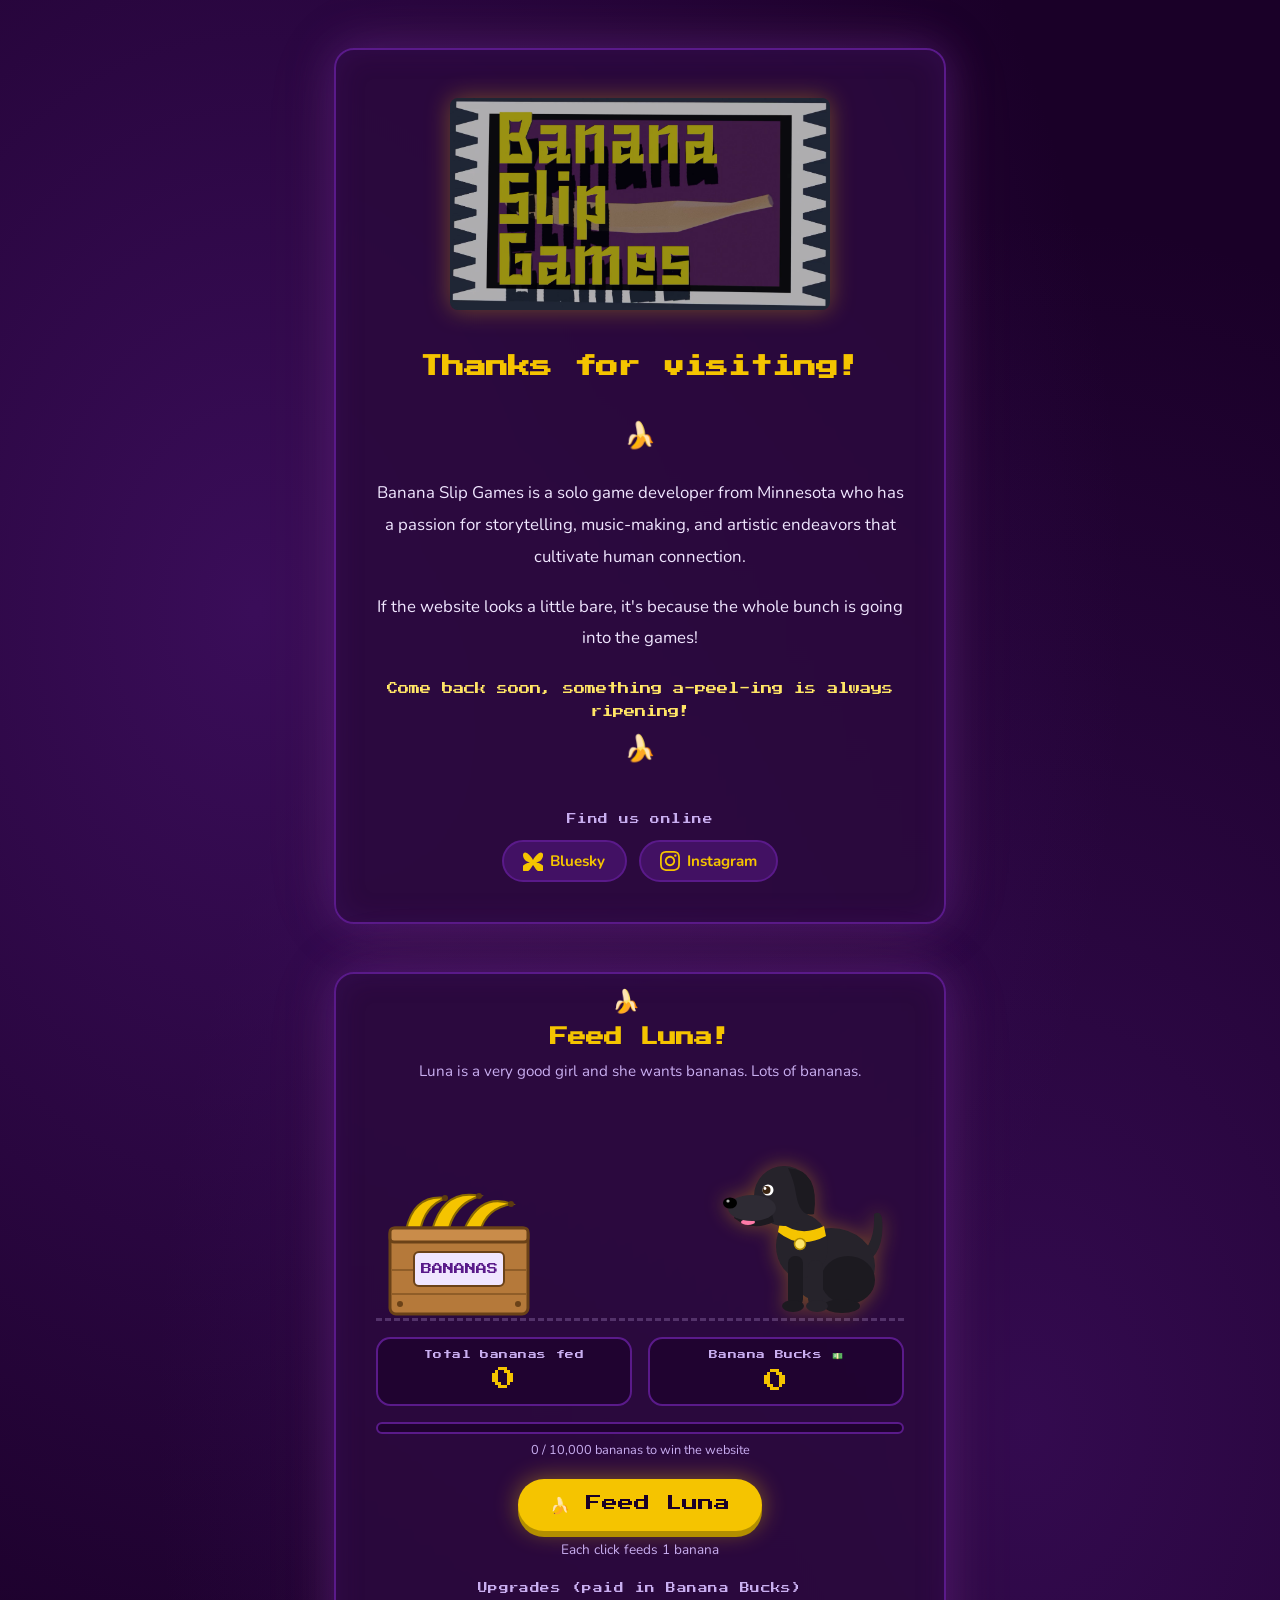
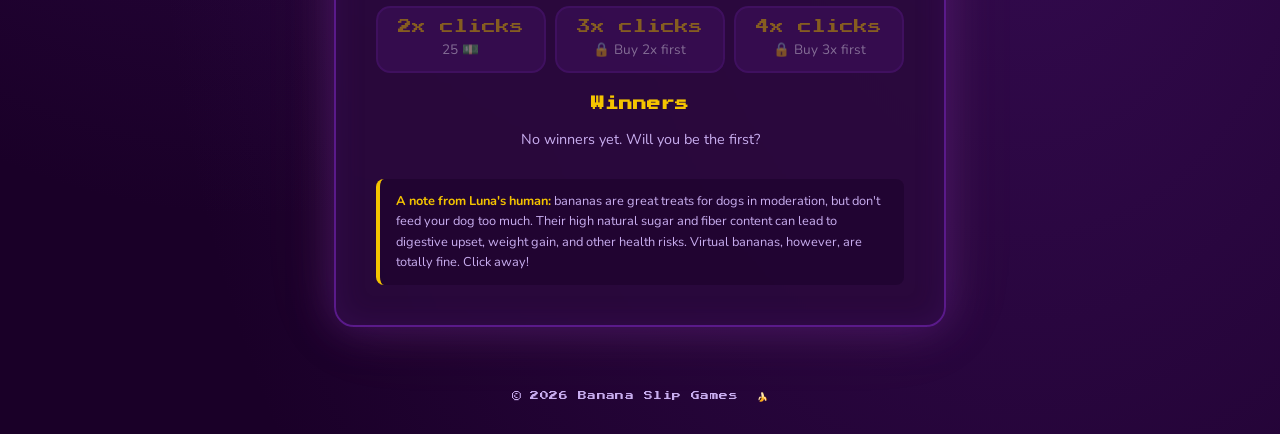
<file: index.html>
<!DOCTYPE html>
<html lang="en">
<head>
  <meta charset="UTF-8" />
  <meta name="viewport" content="width=device-width, initial-scale=1.0" />
  <meta name="description" content="Banana Slip Games — a one-banana indie game studio. Solo developer from Minnesota." />

  <title>Banana Slip Games</title>

  <!-- Fonts -->
  <link rel="preconnect" href="https://fonts.googleapis.com" />
  <link rel="preconnect" href="https://fonts.gstatic.com" crossorigin />
  <link href="https://fonts.googleapis.com/css2?family=Press+Start+2P&family=Nunito:wght@400;700&display=swap" rel="stylesheet" />

  <!-- Styles -->
  <link rel="stylesheet" href="style.css" />
  <link rel="stylesheet" href="luna.css" />
</head>
<body>

  <!-- Banana Rain Background -->
  <div id="banana-rain" aria-hidden="true"></div>

  <!-- TODO: nav bar goes here when pages are added -->

  <!-- Main Card -->
  <main>
    <div class="card">

      <!-- Logo -->
      <div class="logo-wrap">
        <a href="#">
          <img
            src="pictures/bananaslipgames.PNG"
            alt="Banana Slip Games logo"
          />
        </a>
      </div>

      <!-- Heading -->
      <h1>Thanks for visiting!</h1>

      <!-- Spinning banana divider -->
      <span class="divider" aria-hidden="true">🍌</span>

      <!-- Message -->
      <div class="message">
        <p>
          Banana Slip Games is a solo game developer from Minnesota who has
          a passion for storytelling, music-making, and artistic endeavors
          that cultivate human connection.
        </p>
        <p>
          If the website looks a little bare, it's because the whole bunch
          is going into the games!
        </p>
        <span class="comeback">Come back soon, something a-peel-ing is always ripening!</span>
      </div>

      <!-- Social divider -->
      <span class="divider" aria-hidden="true">🍌</span>

      <!-- Social Links -->
      <section class="socials">
        <p class="socials-label">Find us online</p>
        <div class="socials-links">
          <a href="https://bsky.app/profile/bananaslipgames.bsky.social" target="_blank" rel="noopener" class="social-btn">
            <svg width="20" height="20" viewBox="0 0 360 320" xmlns="http://www.w3.org/2000/svg" aria-hidden="true" fill="currentColor">
              <path d="M180 142c-16.3-31.7-60.7-90.8-102-120C37.7-10.7 0 5.7 0 55.3 0 88.7 17.8 120.3 37 140.7c22.7 24 47.3 36.3 86.7 45.3-14 2.7-65.3 14-102 39.3-44 29.3-49.3 80-18.7 108 28 25.3 76.7 22.7 108-7.3 20-19.3 37.3-47.3 70-95.3 32.7 48 50 76 70 95.3 31.3 30 80 32.7 108 7.3 30.7-28 25.3-78.7-18.7-108-36.7-25.3-88-36.7-102-39.3 39.3-9 64-21.3 86.7-45.3 19.3-20.3 37-52 37-85.3C360 5.7 322.3-10.7 282 22c-41.3 29.3-85.7 88.3-102 120z"/>
            </svg>
            Bluesky
          </a>
          <a href="https://www.instagram.com/bananaslipgames/" target="_blank" rel="noopener" class="social-btn">
            <svg width="20" height="20" viewBox="0 0 24 24" xmlns="http://www.w3.org/2000/svg" aria-hidden="true" fill="currentColor">
              <path d="M12 2.163c3.204 0 3.584.012 4.85.07 3.252.148 4.771 1.691 4.919 4.919.058 1.265.069 1.645.069 4.849 0 3.205-.012 3.584-.069 4.849-.149 3.225-1.664 4.771-4.919 4.919-1.266.058-1.644.07-4.85.07-3.204 0-3.584-.012-4.849-.07-3.26-.149-4.771-1.699-4.919-4.92-.058-1.265-.07-1.644-.07-4.849 0-3.204.013-3.583.07-4.849.149-3.227 1.664-4.771 4.919-4.919 1.266-.057 1.645-.069 4.849-.069zm0-2.163c-3.259 0-3.667.014-4.947.072-4.358.2-6.78 2.618-6.98 6.98-.059 1.281-.073 1.689-.073 4.948 0 3.259.014 3.668.072 4.948.2 4.358 2.618 6.78 6.98 6.98 1.281.058 1.689.072 4.948.072 3.259 0 3.668-.014 4.948-.072 4.354-.2 6.782-2.618 6.979-6.98.059-1.28.073-1.689.073-4.948 0-3.259-.014-3.667-.072-4.947-.196-4.354-2.617-6.78-6.979-6.98-1.281-.059-1.69-.073-4.949-.073zm0 5.838c-3.403 0-6.162 2.759-6.162 6.162s2.759 6.163 6.162 6.163 6.162-2.759 6.162-6.163c0-3.403-2.759-6.162-6.162-6.162zm0 10.162c-2.209 0-4-1.79-4-4 0-2.209 1.791-4 4-4s4 1.791 4 4c0 2.21-1.791 4-4 4zm6.406-11.845c-.796 0-1.441.645-1.441 1.44s.645 1.44 1.441 1.44c.795 0 1.439-.645 1.439-1.44s-.644-1.44-1.439-1.44z"/>
            </svg>
            Instagram
          </a>
        </div>
      </section>

    </div>

    <!-- ── Feed Luna: banana incremental ── -->
    <section class="card luna-game" id="feed-luna" aria-labelledby="luna-title">
      <h2 id="luna-title">Feed Luna!</h2>
      <p class="luna-sub">Luna is a very good girl and she wants bananas. Lots of bananas.</p>

      <div class="luna-stage" id="luna-stage">
        <!-- Banana box -->
        <svg class="banana-box" id="banana-box" viewBox="0 0 150 130" role="img" aria-label="A crate full of bananas">
          <g fill="#f5c400" stroke="#8a6a00" stroke-width="2">
            <path d="M22 42 Q30 6 62 10 Q40 18 36 44 Z" />
            <path d="M48 42 Q60 0 96 8 Q70 16 64 44 Z" />
            <path d="M80 42 Q96 4 128 16 Q102 20 96 44 Z" />
          </g>
          <g fill="#5c3b10">
            <circle cx="61" cy="10" r="3" />
            <circle cx="95" cy="8" r="3" />
            <circle cx="127" cy="16" r="3" />
          </g>
          <rect x="6" y="40" width="138" height="86" rx="6" fill="#b5793a" stroke="#6b4218" stroke-width="3" />
          <rect x="6" y="40" width="138" height="14" rx="4" fill="#c98c4a" stroke="#6b4218" stroke-width="3" />
          <line x1="8" y1="82" x2="142" y2="82" stroke="#6b4218" stroke-width="2" opacity="0.5" />
          <line x1="8" y1="106" x2="142" y2="106" stroke="#6b4218" stroke-width="2" opacity="0.5" />
          <rect x="30" y="64" width="90" height="34" rx="5" fill="#f0e6ff" stroke="#6b4218" stroke-width="2" />
          <text x="75" y="87" text-anchor="middle" font-family="'Press Start 2P', monospace" font-size="11" fill="#5a1a8a">BANANAS</text>
          <circle cx="16" cy="116" r="3" fill="#6b4218" />
          <circle cx="134" cy="116" r="3" fill="#6b4218" />
        </svg>

        <!-- Luna (a very good black dog) -->
        <svg class="luna" id="luna" viewBox="0 0 200 200" role="img" aria-label="Luna, a black dog, waiting for bananas">
          <g class="tail">
            <path d="M160 150 Q190 140 186 100 Q184 92 178 96 Q180 132 156 140 Z" fill="#26232b" />
          </g>
          <!-- back leg + body -->
          <ellipse cx="135" cy="148" rx="44" ry="38" fill="#26232b" />
          <ellipse cx="152" cy="162" rx="27" ry="24" fill="#1c1a20" />
          <ellipse cx="146" cy="188" rx="18" ry="7" fill="#1c1a20" />
          <!-- chest + front legs -->
          <ellipse cx="106" cy="128" rx="26" ry="32" fill="#26232b" />
          <rect x="92" y="138" width="15" height="50" rx="7" fill="#1c1a20" />
          <rect x="112" y="142" width="15" height="46" rx="7" fill="#26232b" />
          <ellipse cx="97" cy="188" rx="11" ry="6" fill="#1c1a20" />
          <ellipse cx="121" cy="188" rx="11" ry="6" fill="#26232b" />

          <g class="head">
            <!-- collar -->
            <path d="M84 104 Q104 120 128 108 L130 118 Q104 132 82 114 Z" fill="#f5c400" />
            <circle cx="104" cy="126" r="5.5" fill="#ffe566" stroke="#b38f00" stroke-width="1.5" />
            <!-- skull -->
            <circle cx="88" cy="78" r="30" fill="#26232b" />
            <!-- lower jaw (chomps) -->
            <g class="jaw">
              <path d="M38 100 Q56 114 78 104 L76 96 Q58 102 40 96 Z" fill="#1c1a20" />
              <ellipse cx="52" cy="104" rx="7" ry="3" fill="#ff7aa8" />
            </g>
            <!-- snout -->
            <ellipse cx="56" cy="90" rx="24" ry="13" fill="#2e2b34" />
            <!-- nose -->
            <ellipse cx="34" cy="85" rx="7" ry="5.5" fill="#000" />
            <circle cx="32" cy="83" r="1.6" fill="#fff" opacity="0.7" />
            <!-- eye -->
            <circle cx="72" cy="72" r="5.5" fill="#fff" />
            <circle cx="70.5" cy="72" r="4" fill="#3a2410" />
            <circle cx="69" cy="70.5" r="1.4" fill="#fff" />
            <!-- ear -->
            <path d="M92 50 Q124 52 118 96 Q104 100 100 76 Q98 62 92 50 Z" fill="#1c1a20" />
          </g>
        </svg>
      </div>

      <div class="luna-stats">
        <div class="luna-stat">
          <p class="luna-stat-label">Total bananas fed</p>
          <p class="luna-stat-value" id="luna-total" aria-live="polite">0</p>
        </div>
        <div class="luna-stat">
          <p class="luna-stat-label">Banana Bucks 💵</p>
          <p class="luna-stat-value" id="luna-bucks">0</p>
        </div>
      </div>

      <div class="luna-progress" aria-hidden="true"><div class="luna-progress-fill" id="luna-progress"></div></div>
      <p class="luna-progress-label" id="luna-progress-label">0 / 10,000 bananas to win the website</p>

      <button type="button" class="feed-btn" id="feed-btn">🍌 Feed Luna</button>
      <p class="feed-rate" id="feed-rate">Each click feeds 1 banana</p>

      <p class="luna-section-label">Upgrades (paid in Banana Bucks)</p>
      <div class="upgrades" id="upgrades"></div>

      <div class="win-panel" id="win-panel" hidden>
        <p class="win-title">🏆 You won the website! 🏆</p>
        <p id="win-prompt">10,000 bananas! Luna is stuffed and eternally grateful. Add your name to the Winners list:</p>
        <form class="win-form" id="win-form" autocomplete="off">
          <input type="text" id="win-name" maxlength="24" placeholder="Your name" aria-label="Your name" required />
          <button type="submit" class="small-btn">Add me!</button>
        </form>
        <div id="win-done" hidden>
          <p>You're on the board. Luna thanks you. 🐶</p>
          <div class="win-form">
            <button type="button" class="small-btn ghost" id="play-again">Feed her all over again</button>
          </div>
        </div>
      </div>

      <div class="winners">
        <h3>Winners</h3>
        <ol id="winners-list"></ol>
      </div>

      <p class="luna-disclaimer">
        <strong>A note from Luna's human:</strong> bananas are great treats for dogs
        in moderation, but don't feed your dog too much. Their high natural sugar and fiber content
        can lead to digestive upset, weight gain, and other health risks. Virtual bananas, however,
        are totally fine. Click away!
      </p>
    </section>
  </main>

  <!-- Footer -->
  <footer>
    <p>&copy; 2026 Banana Slip Games &nbsp;🍌</p>
  </footer>

  <!-- Scripts -->
  <script src="script.js"></script>
  <script src="luna.js"></script>

</body>
</html>
</file>
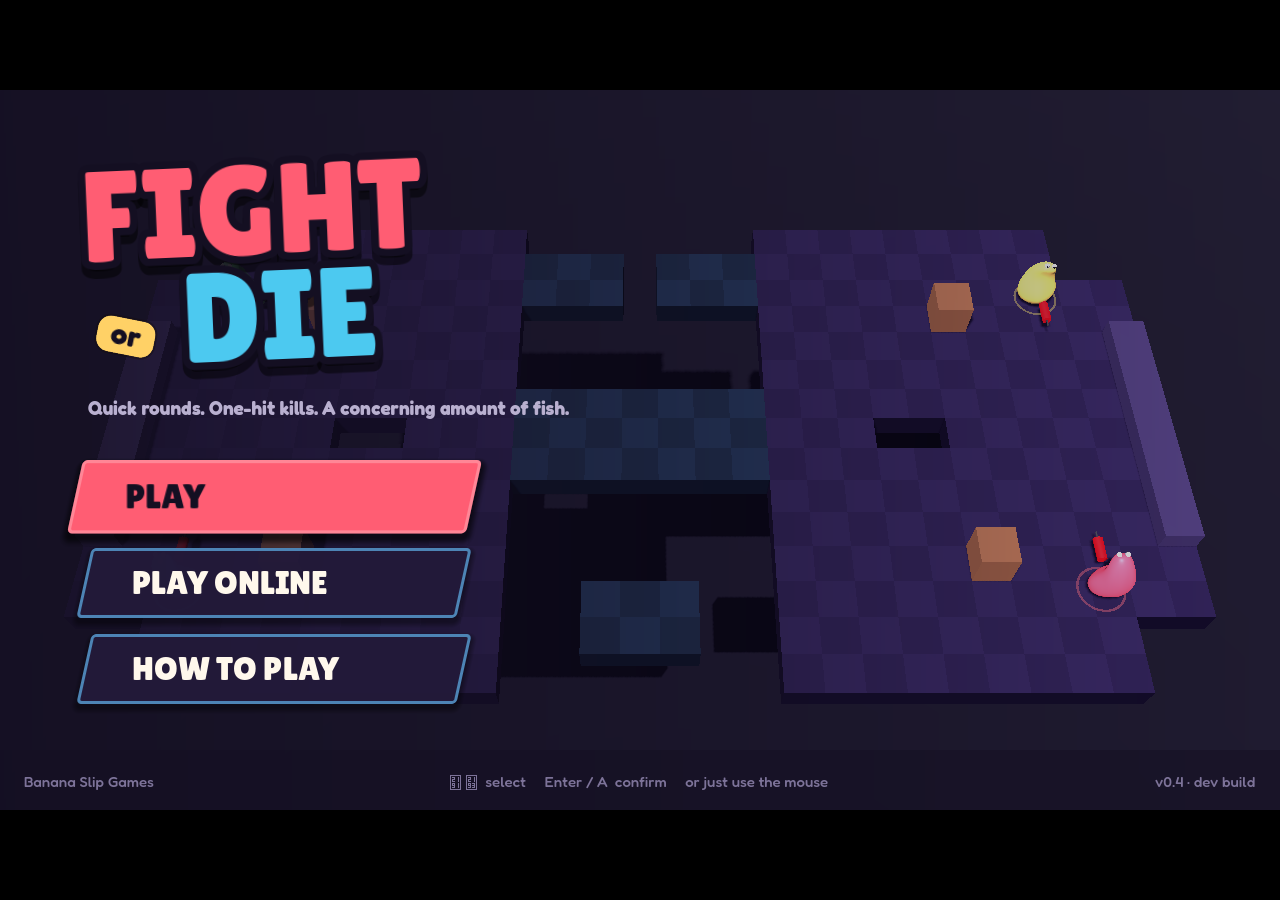
<file: fight-or-die/index.html>
<!DOCTYPE html>
<html lang="en">
	<head>
		<meta charset="utf-8">
		<meta name="viewport" content="width=device-width, user-scalable=no, initial-scale=1.0">
		<title>Fight Or Die</title>
		<style>
html, body, #canvas {
	margin: 0;
	padding: 0;
	border: 0;
}

body {
	color: white;
	background-color: black;
	overflow: hidden;
	touch-action: none;
}

#canvas {
	display: block;
}

#canvas:focus {
	outline: none;
}

#status, #status-splash, #status-progress {
	position: absolute;
	left: 0;
	right: 0;
}

#status, #status-splash {
	top: 0;
	bottom: 0;
}

#status {
	background-color: #242424;
	display: flex;
	flex-direction: column;
	justify-content: center;
	align-items: center;
	visibility: hidden;
}

#status-splash {
	max-height: 100%;
	max-width: 100%;
	margin: auto;
}

#status-splash.show-image--false {
	display: none;
}

#status-splash.fullsize--true {
	height: 100%;
	width: 100%;
	object-fit: contain;
}

#status-splash.use-filter--false {
	image-rendering: pixelated;
}

#status-progress, #status-notice {
	display: none;
}

#status-progress {
	bottom: 10%;
	width: 50%;
	margin: 0 auto;
}

#status-notice {
	background-color: #5b3943;
	border-radius: 0.5rem;
	border: 1px solid #9b3943;
	color: #e0e0e0;
	font-family: 'Noto Sans', 'Droid Sans', Arial, sans-serif;
	line-height: 1.3;
	margin: 0 2rem;
	overflow: hidden;
	padding: 1rem;
	text-align: center;
	z-index: 1;
}
		</style>
		<link id="-gd-engine-icon" rel="icon" type="image/png" href="index.icon.png" />
<link rel="apple-touch-icon" href="index.apple-touch-icon.png"/>

	</head>
	<body>
		<canvas id="canvas">
			Your browser does not support the canvas tag.
		</canvas>

		<noscript>
			Your browser does not support JavaScript.
		</noscript>

		<div id="status">
			<img id="status-splash" class="show-image--true fullsize--true use-filter--true" src="index.png" alt="">
			<progress id="status-progress"></progress>
			<div id="status-notice"></div>
		</div>

		<script src="index.js"></script>
		<script>
const GODOT_CONFIG = {"args":[],"canvasResizePolicy":2,"emscriptenPoolSize":8,"ensureCrossOriginIsolationHeaders":true,"executable":"index","experimentalVK":false,"fileSizes":{"index.pck":774456,"index.wasm":39513091},"focusCanvas":true,"gdextensionLibs":[],"godotPoolSize":4};
const GODOT_THREADS_ENABLED = false;
const engine = new Engine(GODOT_CONFIG);

(function () {
	const statusOverlay = document.getElementById('status');
	const statusProgress = document.getElementById('status-progress');
	const statusNotice = document.getElementById('status-notice');

	let initializing = true;
	let statusMode = '';

	function setStatusMode(mode) {
		if (statusMode === mode || !initializing) {
			return;
		}
		if (mode === 'hidden') {
			statusOverlay.remove();
			initializing = false;
			return;
		}
		statusOverlay.style.visibility = 'visible';
		statusProgress.style.display = mode === 'progress' ? 'block' : 'none';
		statusNotice.style.display = mode === 'notice' ? 'block' : 'none';
		statusMode = mode;
	}

	function setStatusNotice(text) {
		while (statusNotice.lastChild) {
			statusNotice.removeChild(statusNotice.lastChild);
		}
		const lines = text.split('\n');
		lines.forEach((line) => {
			statusNotice.appendChild(document.createTextNode(line));
			statusNotice.appendChild(document.createElement('br'));
		});
	}

	function displayFailureNotice(err) {
		console.error(err);
		if (err instanceof Error) {
			setStatusNotice(err.message);
		} else if (typeof err === 'string') {
			setStatusNotice(err);
		} else {
			setStatusNotice('An unknown error occurred.');
		}
		setStatusMode('notice');
		initializing = false;
	}

	const missing = Engine.getMissingFeatures({
		threads: GODOT_THREADS_ENABLED,
	});

	if (missing.length !== 0) {
		if (GODOT_CONFIG['serviceWorker'] && GODOT_CONFIG['ensureCrossOriginIsolationHeaders'] && 'serviceWorker' in navigator) {
			let serviceWorkerRegistrationPromise;
			try {
				serviceWorkerRegistrationPromise = navigator.serviceWorker.getRegistration();
			} catch (err) {
				serviceWorkerRegistrationPromise = Promise.reject(new Error('Service worker registration failed.'));
			}
			// There's a chance that installing the service worker would fix the issue
			Promise.race([
				serviceWorkerRegistrationPromise.then((registration) => {
					if (registration != null) {
						return Promise.reject(new Error('Service worker already exists.'));
					}
					return registration;
				}).then(() => engine.installServiceWorker()),
				// For some reason, `getRegistration()` can stall
				new Promise((resolve) => {
					setTimeout(() => resolve(), 2000);
				}),
			]).then(() => {
				// Reload if there was no error.
				window.location.reload();
			}).catch((err) => {
				console.error('Error while registering service worker:', err);
			});
		} else {
			// Display the message as usual
			const missingMsg = 'Error\nThe following features required to run Godot projects on the Web are missing:\n';
			displayFailureNotice(missingMsg + missing.join('\n'));
		}
	} else {
		setStatusMode('progress');
		engine.startGame({
			'onProgress': function (current, total) {
				if (current > 0 && total > 0) {
					statusProgress.value = current;
					statusProgress.max = total;
				} else {
					statusProgress.removeAttribute('value');
					statusProgress.removeAttribute('max');
				}
			},
		}).then(() => {
			setStatusMode('hidden');
		}, displayFailureNotice);
	}
}());
		</script>
	</body>
</html>
</file>
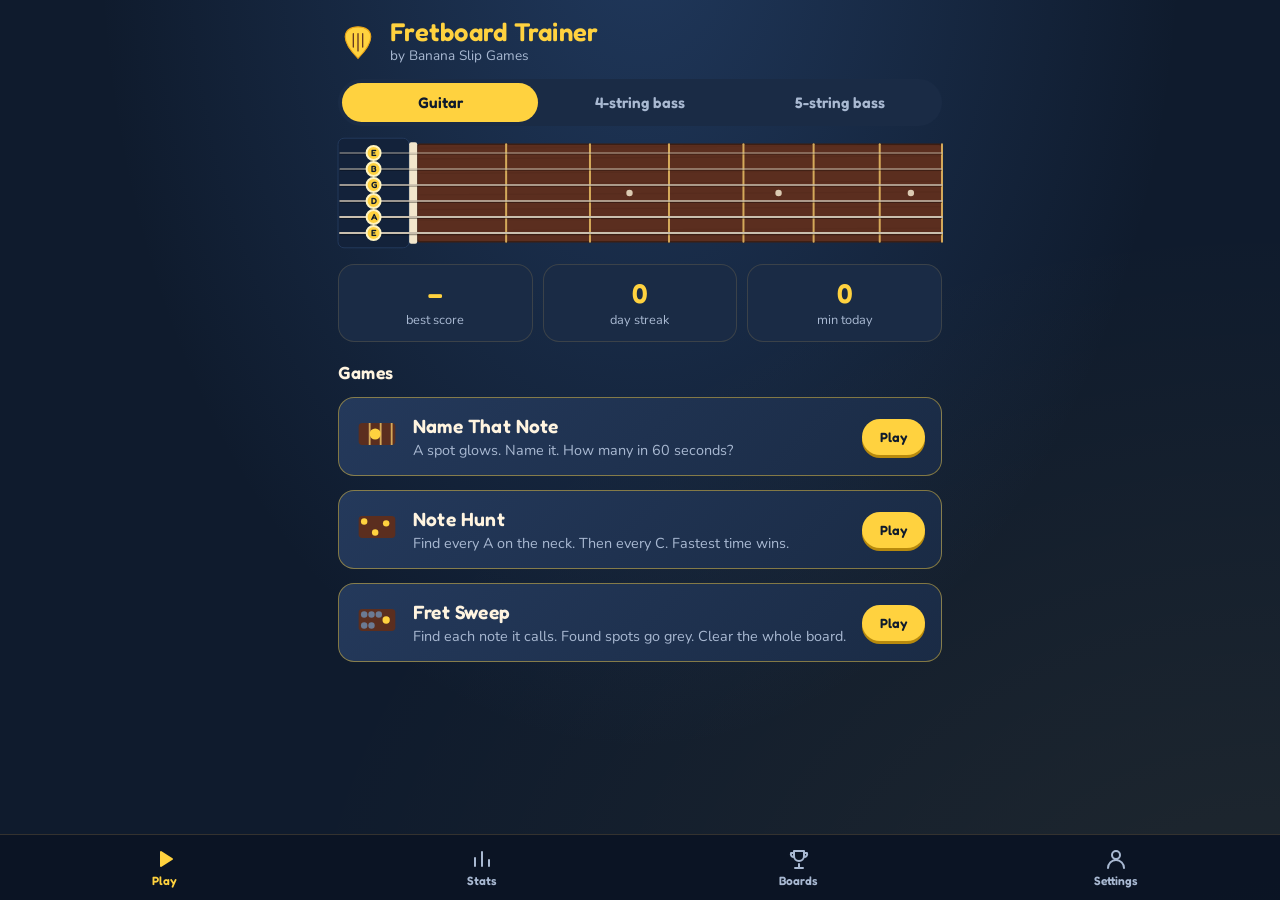
<file: fretboard/index.html>
<!doctype html>
<html lang="en">
  <head>
    <meta charset="UTF-8" />
    <meta name="viewport" content="width=device-width, initial-scale=1, viewport-fit=cover, user-scalable=no" />
    <meta name="theme-color" content="#0F1B2D" />
    <meta name="apple-mobile-web-app-capable" content="yes" />
    <meta name="mobile-web-app-capable" content="yes" />
    <meta name="apple-mobile-web-app-status-bar-style" content="black-translucent" />
    <meta name="apple-mobile-web-app-title" content="Fretboard" />
    <meta name="description" content="Memorize every note on the guitar and bass fretboard. A Banana Slip Games app." />
    <link rel="icon" type="image/svg+xml" href="./favicon.svg" />
    <link rel="apple-touch-icon" href="./apple-touch-icon.png" />
    <title>Fretboard Trainer</title>
    <script type="module" crossorigin src="./assets/index-BO-c-uaf.js"></script>
    <link rel="stylesheet" crossorigin href="./assets/index-Q2hskm-e.css">
  <link rel="manifest" href="./manifest.webmanifest"></head>
  <body>
    <div id="app"></div>
  </body>
</html>
</file>
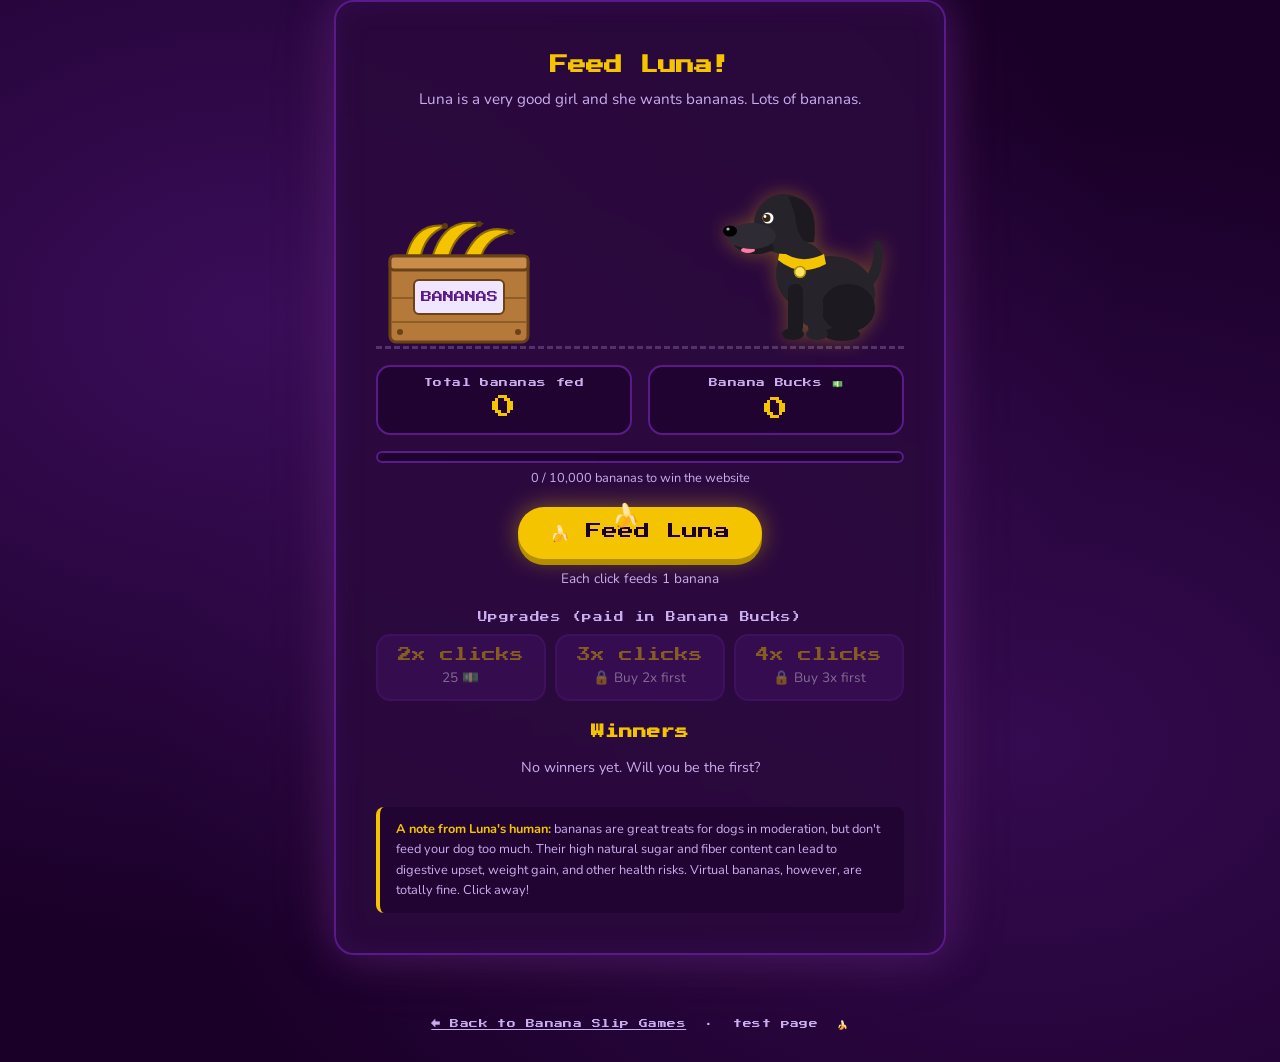
<file: incremental-test/index.html>
<!DOCTYPE html>
<html lang="en">
<head>
  <meta charset="UTF-8" />
  <meta name="viewport" content="width=device-width, initial-scale=1.0" />
  <meta name="robots" content="noindex, nofollow" />
  <title>Feed Luna (test) | Banana Slip Games</title>
  <link rel="preconnect" href="https://fonts.googleapis.com" />
  <link rel="preconnect" href="https://fonts.gstatic.com" crossorigin />
  <link href="https://fonts.googleapis.com/css2?family=Press+Start+2P&family=Nunito:wght@400;700&display=swap" rel="stylesheet" />
  <link rel="stylesheet" href="../style.css" />
  <link rel="stylesheet" href="luna.css" />
</head>
<body>

  <div id="banana-rain" aria-hidden="true"></div>

  <main>
    <section class="card luna-game" id="feed-luna" aria-labelledby="luna-title">
      <h2 id="luna-title">Feed Luna!</h2>
      <p class="luna-sub">Luna is a very good girl and she wants bananas. Lots of bananas.</p>

      <div class="luna-stage" id="luna-stage">
        <!-- Banana box -->
        <svg class="banana-box" id="banana-box" viewBox="0 0 150 130" role="img" aria-label="A crate full of bananas">
          <g fill="#f5c400" stroke="#8a6a00" stroke-width="2">
            <path d="M22 42 Q30 6 62 10 Q40 18 36 44 Z" />
            <path d="M48 42 Q60 0 96 8 Q70 16 64 44 Z" />
            <path d="M80 42 Q96 4 128 16 Q102 20 96 44 Z" />
          </g>
          <g fill="#5c3b10">
            <circle cx="61" cy="10" r="3" />
            <circle cx="95" cy="8" r="3" />
            <circle cx="127" cy="16" r="3" />
          </g>
          <rect x="6" y="40" width="138" height="86" rx="6" fill="#b5793a" stroke="#6b4218" stroke-width="3" />
          <rect x="6" y="40" width="138" height="14" rx="4" fill="#c98c4a" stroke="#6b4218" stroke-width="3" />
          <line x1="8" y1="82" x2="142" y2="82" stroke="#6b4218" stroke-width="2" opacity="0.5" />
          <line x1="8" y1="106" x2="142" y2="106" stroke="#6b4218" stroke-width="2" opacity="0.5" />
          <rect x="30" y="64" width="90" height="34" rx="5" fill="#f0e6ff" stroke="#6b4218" stroke-width="2" />
          <text x="75" y="87" text-anchor="middle" font-family="'Press Start 2P', monospace" font-size="11" fill="#5a1a8a">BANANAS</text>
          <circle cx="16" cy="116" r="3" fill="#6b4218" />
          <circle cx="134" cy="116" r="3" fill="#6b4218" />
        </svg>

        <!-- Luna (a very good black dog) -->
        <svg class="luna" id="luna" viewBox="0 0 200 200" role="img" aria-label="Luna, a black dog, waiting for bananas">
          <g class="tail">
            <path d="M160 150 Q190 140 186 100 Q184 92 178 96 Q180 132 156 140 Z" fill="#26232b" />
          </g>
          <!-- back leg + body -->
          <ellipse cx="135" cy="148" rx="44" ry="38" fill="#26232b" />
          <ellipse cx="152" cy="162" rx="27" ry="24" fill="#1c1a20" />
          <ellipse cx="146" cy="188" rx="18" ry="7" fill="#1c1a20" />
          <!-- chest + front legs -->
          <ellipse cx="106" cy="128" rx="26" ry="32" fill="#26232b" />
          <rect x="92" y="138" width="15" height="50" rx="7" fill="#1c1a20" />
          <rect x="112" y="142" width="15" height="46" rx="7" fill="#26232b" />
          <ellipse cx="97" cy="188" rx="11" ry="6" fill="#1c1a20" />
          <ellipse cx="121" cy="188" rx="11" ry="6" fill="#26232b" />

          <g class="head">
            <!-- collar -->
            <path d="M84 104 Q104 120 128 108 L130 118 Q104 132 82 114 Z" fill="#f5c400" />
            <circle cx="104" cy="126" r="5.5" fill="#ffe566" stroke="#b38f00" stroke-width="1.5" />
            <!-- skull -->
            <circle cx="88" cy="78" r="30" fill="#26232b" />
            <!-- lower jaw (chomps) -->
            <g class="jaw">
              <path d="M38 100 Q56 114 78 104 L76 96 Q58 102 40 96 Z" fill="#1c1a20" />
              <ellipse cx="52" cy="104" rx="7" ry="3" fill="#ff7aa8" />
            </g>
            <!-- snout -->
            <ellipse cx="56" cy="90" rx="24" ry="13" fill="#2e2b34" />
            <!-- nose -->
            <ellipse cx="34" cy="85" rx="7" ry="5.5" fill="#000" />
            <circle cx="32" cy="83" r="1.6" fill="#fff" opacity="0.7" />
            <!-- eye -->
            <circle cx="72" cy="72" r="5.5" fill="#fff" />
            <circle cx="70.5" cy="72" r="4" fill="#3a2410" />
            <circle cx="69" cy="70.5" r="1.4" fill="#fff" />
            <!-- ear -->
            <path d="M92 50 Q124 52 118 96 Q104 100 100 76 Q98 62 92 50 Z" fill="#1c1a20" />
          </g>
        </svg>
      </div>

      <div class="luna-stats">
        <div class="luna-stat">
          <p class="luna-stat-label">Total bananas fed</p>
          <p class="luna-stat-value" id="luna-total" aria-live="polite">0</p>
        </div>
        <div class="luna-stat">
          <p class="luna-stat-label">Banana Bucks 💵</p>
          <p class="luna-stat-value" id="luna-bucks">0</p>
        </div>
      </div>

      <div class="luna-progress" aria-hidden="true"><div class="luna-progress-fill" id="luna-progress"></div></div>
      <p class="luna-progress-label" id="luna-progress-label">0 / 10,000 bananas to win the website</p>

      <button type="button" class="feed-btn" id="feed-btn">🍌 Feed Luna</button>
      <p class="feed-rate" id="feed-rate">Each click feeds 1 banana</p>

      <p class="luna-section-label">Upgrades (paid in Banana Bucks)</p>
      <div class="upgrades" id="upgrades"></div>

      <div class="win-panel" id="win-panel" hidden>
        <p class="win-title">🏆 You won the website! 🏆</p>
        <p id="win-prompt">10,000 bananas! Luna is stuffed and eternally grateful. Add your name to the Winners list:</p>
        <form class="win-form" id="win-form" autocomplete="off">
          <input type="text" id="win-name" maxlength="24" placeholder="Your name" aria-label="Your name" required />
          <button type="submit" class="small-btn">Add me!</button>
        </form>
        <div id="win-done" hidden>
          <p>You're on the board. Luna thanks you. 🐶</p>
          <div class="win-form">
            <button type="button" class="small-btn ghost" id="play-again">Feed her all over again</button>
          </div>
        </div>
      </div>

      <div class="winners">
        <h3>Winners</h3>
        <ol id="winners-list"></ol>
      </div>

      <p class="luna-disclaimer">
        <strong>A note from Luna's human:</strong> bananas are great treats for dogs
        in moderation, but don't feed your dog too much. Their high natural sugar and fiber content
        can lead to digestive upset, weight gain, and other health risks. Virtual bananas, however,
        are totally fine. Click away!
      </p>
    </section>
  </main>

  <footer>
    <p><a href="/" style="color: inherit;">&larr; Back to Banana Slip Games</a> &nbsp;&middot;&nbsp; test page &nbsp;🍌</p>
  </footer>

  <script src="../script.js"></script>
  <script src="luna.js"></script>

</body>
</html>
</file>
<file: style.css>
/* ============================================================
   BananaSlipGames — style.css
   ============================================================ */

/* ── Google Fonts loaded in HTML ── */

/* ── Custom Properties ── */
:root {
  --bg-deep:       #1a0028;
  --bg-purple:     #2b0a3d;
  --card-bg:       rgba(43, 10, 61, 0.88);
  --accent-purple: #5a1a8a;
  --banana:        #f5c400;
  --banana-light:  #ffe566;
  --text-light:    #f0e6ff;
  --text-muted:    #c9aef0;
  --shadow-dark:   #1a0025;
}

/* ── Reset / Base ── */
*, *::before, *::after {
  box-sizing: border-box;
  margin: 0;
  padding: 0;
}

html, body {
  width: 100%;
  min-height: 100vh;
  overflow-x: hidden;
}

body {
  background-color: var(--bg-deep);
  background-image:
    radial-gradient(ellipse at 20% 30%, rgba(90, 26, 138, 0.5) 0%, transparent 60%),
    radial-gradient(ellipse at 80% 70%, rgba(90, 26, 138, 0.4) 0%, transparent 60%);
  font-family: 'Nunito', sans-serif;
  color: var(--text-light);
  display: flex;
  flex-direction: column;
  align-items: center;
  justify-content: center;
  cursor: none; /* hide default cursor — JS banana cursor takes over */
}

/* ── Banana Rain Layer ── */
#banana-rain {
  position: fixed;
  inset: 0;
  pointer-events: none;
  z-index: 0;
  overflow: hidden;
}

.falling-banana {
  position: absolute;
  top: -3rem;
  user-select: none;
  animation: fall linear forwards;
  will-change: transform, opacity;
}

@keyframes fall {
  0% {
    transform: translateY(0) rotate(0deg);
    opacity: 0.9;
  }
  10% { opacity: 1; }
  90% { opacity: 0.8; }
  100% {
    transform: translateY(115vh) rotate(720deg);
    opacity: 0;
  }
}

/* ── Custom Cursor ── */
.cursor-banana {
  position: fixed;
  pointer-events: none;
  z-index: 9999;
  font-size: 1.4rem;
  transform: translate(-50%, -50%);
  transition: transform 0.05s ease;
  will-change: left, top;
}

.cursor-trail {
  position: fixed;
  pointer-events: none;
  z-index: 9998;
  font-size: 0.9rem;
  transform: translate(-50%, -50%);
  animation: trailFade 0.6s ease forwards;
  will-change: transform, opacity;
}

@keyframes trailFade {
  0%   { opacity: 1;  transform: translate(-50%, -50%) scale(1); }
  100% { opacity: 0;  transform: translate(-50%, -130%) scale(0.4); }
}

/* ── Main Card ── */
.card {
  position: relative;
  z-index: 1;
  background: var(--card-bg);
  border: 2px solid var(--accent-purple);
  border-radius: 1.25rem;
  box-shadow:
    0 0 40px rgba(90, 26, 138, 0.6),
    0 0 80px rgba(245, 196, 0, 0.08),
    inset 0 0 30px rgba(90, 26, 138, 0.2);
  padding: 3rem 2.5rem 2.5rem;
  max-width: 680px;
  width: 90%;
  margin: 3rem auto;
  text-align: center;
  backdrop-filter: blur(6px);
  -webkit-backdrop-filter: blur(6px);
  animation: slideUp 0.9s cubic-bezier(0.22, 1, 0.36, 1) forwards;
}

@keyframes slideUp {
  from {
    opacity: 0;
    transform: translateY(40px);
  }
  to {
    opacity: 1;
    transform: translateY(0);
  }
}

/* ── Logo ── */
.logo-wrap {
  margin-bottom: 2rem;
}

.logo-wrap img {
  max-width: 100%;
  width: 380px;
  height: auto;
  border-radius: 0.5rem;
  animation: wiggle 3s ease-in-out infinite;
  filter: drop-shadow(0 0 12px rgba(245, 196, 0, 0.35));
}

@keyframes wiggle {
  0%,  100% { transform: rotate(-2deg) scale(1);    }
  25%        { transform: rotate(2deg) scale(1.02);  }
  50%        { transform: rotate(-1deg) scale(1);    }
  75%        { transform: rotate(2.5deg) scale(1.01);}
}

/* ── Heading ── */
h1 {
  font-family: 'Press Start 2P', monospace;
  font-size: clamp(0.9rem, 3vw, 1.4rem);
  color: var(--banana);
  line-height: 1.7;
  margin-bottom: 1.5rem;
  animation: glowPulse 2.5s ease-in-out infinite;
}

@keyframes glowPulse {
  0%,  100% {
    text-shadow:
      0 0 6px  var(--banana),
      0 0 14px var(--banana),
      0 0 28px rgba(245, 196, 0, 0.4);
  }
  50% {
    text-shadow:
      0 0 10px var(--banana-light),
      0 0 24px var(--banana),
      0 0 50px rgba(245, 196, 0, 0.6);
  }
}

/* ── Divider ── */
.divider {
  font-size: 1.6rem;
  margin: 0.5rem 0 1.5rem;
  display: block;
  animation: spin 4s linear infinite;
  display: inline-block;
}

@keyframes spin {
  from { transform: rotate(0deg);   }
  to   { transform: rotate(360deg); }
}

/* ── Body Text ── */
.message {
  font-family: 'Nunito', sans-serif;
  font-size: 1.05rem;
  line-height: 1.9;
  color: var(--text-light);
}

.message p {
  margin-bottom: 1.1rem;
}

.message strong {
  color: var(--banana);
  font-weight: 700;
}

.message .comeback {
  font-family: 'Press Start 2P', monospace;
  font-size: 0.7rem;
  color: var(--banana-light);
  line-height: 2;
  margin-top: 1.5rem;
  display: block;
  animation: glowPulse 3s ease-in-out infinite reverse;
}

/* ── Footer ── */
footer {
  position: relative;
  z-index: 1;
  font-family: 'Press Start 2P', monospace;
  font-size: 0.55rem;
  color: var(--text-muted);
  text-align: center;
  padding: 1rem;
  margin-bottom: 1rem;
  letter-spacing: 0.05em;
}

/* ── Social Links ── */
.socials {
  margin-top: 1.5rem;
  text-align: center;
}

.socials-label {
  font-family: 'Press Start 2P', monospace;
  font-size: 0.6rem;
  color: var(--text-muted);
  margin-bottom: 1rem;
  letter-spacing: 0.05em;
}

.socials-links {
  display: flex;
  gap: 0.75rem;
  justify-content: center;
  flex-wrap: wrap;
}

.social-btn {
  display: inline-flex;
  align-items: center;
  gap: 0.45rem;
  background: rgba(90, 26, 138, 0.5);
  border: 2px solid var(--accent-purple);
  border-radius: 999px;
  color: var(--banana);
  font-family: 'Nunito', sans-serif;
  font-size: 0.95rem;
  font-weight: 700;
  padding: 0.55rem 1.2rem;
  text-decoration: none;
  transition: background 0.2s ease, color 0.2s ease, border-color 0.2s ease, transform 0.15s ease;
}

.social-btn:hover {
  background: var(--banana);
  color: var(--bg-deep);
  border-color: var(--banana);
  transform: scale(1.06);
}

/* ── Click Burst ── */
@keyframes burstFade {
  0%   { opacity: 1;  transform: translate(-50%, -50%) translate(0, 0) scale(1.2); }
  100% { opacity: 0;  transform: translate(-50%, -50%) translate(var(--dx, 0), var(--dy, 0)) scale(0.3); }
}

/* ── Scrollbar ── */
::-webkit-scrollbar { width: 8px; }
::-webkit-scrollbar-track { background: var(--bg-deep); }
::-webkit-scrollbar-thumb { background: var(--accent-purple); border-radius: 4px; }

/* ── Responsive ── */
@media (max-width: 480px) {
  .card {
    padding: 2rem 1.25rem;
    margin: 1.5rem auto;
  }

  .logo-wrap img {
    width: 260px;
  }

  .social-btn {
    font-size: 0.85rem;
    padding: 0.5rem 1rem;
  }
}
</file>
<file: luna.css>
/* ============================================================
   Feed Luna — banana incremental (luna.css)
   ============================================================ */

.luna-game {
  margin-top: 0;
}

.luna-game,
.luna-game * {
  cursor: none; /* keep the site's banana cursor in charge */
}

.luna-game h2 {
  font-family: 'Press Start 2P', monospace;
  font-size: clamp(0.85rem, 2.6vw, 1.15rem);
  color: var(--banana);
  line-height: 1.7;
  margin-bottom: 0.5rem;
  animation: glowPulse 2.5s ease-in-out infinite;
}

.luna-sub {
  color: var(--text-muted);
  font-size: 0.95rem;
  margin-bottom: 1.25rem;
}

/* ── Stage: banana box on the left, Luna on the right ── */
.luna-stage {
  position: relative;
  display: flex;
  align-items: flex-end;
  justify-content: space-between;
  gap: 1rem;
  height: 220px;
  padding: 0 0.5rem;
  margin-bottom: 1rem;
  border-bottom: 3px dashed rgba(201, 174, 240, 0.25);
}

.banana-box {
  width: 150px;
  max-width: 38%;
  height: auto;
  transform-origin: 50% 100%;
}

.banana-box.pop {
  animation: boxPop 0.25s ease;
}

@keyframes boxPop {
  0%   { transform: scale(1, 1); }
  40%  { transform: scale(1.08, 0.92); }
  100% { transform: scale(1, 1); }
}

.luna {
  width: 200px;
  max-width: 50%;
  height: auto;
  filter: drop-shadow(0 0 10px rgba(245, 196, 0, 0.35));
  overflow: visible;
}

/* tail wag */
.luna .tail {
  transform-origin: 160px 150px;
  animation: wag 0.9s ease-in-out infinite;
}

.luna.happy .tail {
  animation-duration: 0.25s;
}

@keyframes wag {
  0%, 100% { transform: rotate(-8deg); }
  50%      { transform: rotate(14deg); }
}

/* head bob + jaw chomp */
.luna .head {
  transform-origin: 100px 115px;
  transition: transform 0.15s ease;
}

.luna.open .head {
  transform: rotate(-6deg);
}

.luna .jaw {
  transform-origin: 74px 104px;
  transition: transform 0.12s ease;
}

.luna.open .jaw {
  transform: rotate(-22deg);
}

.luna.chomp .head {
  animation: chompHead 0.35s ease;
}

.luna.chomp .jaw {
  animation: chompJaw 0.35s ease;
}

@keyframes chompHead {
  0%   { transform: rotate(-6deg); }
  35%  { transform: rotate(4deg) translateY(3px); }
  100% { transform: rotate(0deg); }
}

@keyframes chompJaw {
  0%   { transform: rotate(-22deg); }
  30%  { transform: rotate(0deg); }
  55%  { transform: rotate(-10deg); }
  80%  { transform: rotate(0deg); }
  100% { transform: rotate(0deg); }
}

/* flying banana + "+N" pop-up */
.flying-banana {
  position: absolute;
  left: 0;
  top: 0;
  font-size: 2rem;
  line-height: 1;
  pointer-events: none;
  z-index: 2;
  will-change: transform;
}

.yum {
  position: absolute;
  font-family: 'Press Start 2P', monospace;
  font-size: 0.8rem;
  color: var(--banana-light);
  text-shadow: 0 0 8px var(--banana);
  pointer-events: none;
  z-index: 3;
  animation: yumFloat 0.9s ease-out forwards;
  white-space: nowrap;
}

@keyframes yumFloat {
  0%   { opacity: 0; transform: translate(-50%, 0) scale(0.6); }
  20%  { opacity: 1; transform: translate(-50%, -12px) scale(1.15); }
  100% { opacity: 0; transform: translate(-50%, -55px) scale(1); }
}

/* ── Counters ── */
.luna-stats {
  display: flex;
  justify-content: center;
  gap: 1rem;
  flex-wrap: wrap;
  margin-bottom: 1rem;
}

.luna-stat {
  background: rgba(26, 0, 40, 0.6);
  border: 2px solid var(--accent-purple);
  border-radius: 0.9rem;
  padding: 0.7rem 1.1rem;
  min-width: 180px;
  flex: 1 1 180px;
}

.luna-stat-label {
  font-family: 'Press Start 2P', monospace;
  font-size: 0.55rem;
  color: var(--text-muted);
  letter-spacing: 0.05em;
  margin-bottom: 0.5rem;
}

.luna-stat-value {
  font-family: 'Press Start 2P', monospace;
  font-size: clamp(1.1rem, 4vw, 1.5rem);
  color: var(--banana);
  font-variant-numeric: tabular-nums;
}

.luna-stat-value.bump {
  animation: bump 0.2s ease;
}

@keyframes bump {
  50% { transform: scale(1.15); }
}

/* progress to 10,000 */
.luna-progress {
  height: 12px;
  background: rgba(26, 0, 40, 0.7);
  border: 2px solid var(--accent-purple);
  border-radius: 999px;
  overflow: hidden;
  margin-bottom: 0.4rem;
}

.luna-progress-fill {
  height: 100%;
  width: 0%;
  background: linear-gradient(90deg, var(--banana), var(--banana-light));
  transition: width 0.25s ease;
}

.luna-progress-label {
  font-size: 0.8rem;
  color: var(--text-muted);
  margin-bottom: 1.25rem;
}

/* ── Buttons ── */
.feed-btn {
  font-family: 'Press Start 2P', monospace;
  font-size: clamp(0.8rem, 2.6vw, 1rem);
  color: var(--bg-deep);
  background: var(--banana);
  border: none;
  border-radius: 999px;
  padding: 1rem 2rem;
  box-shadow: 0 6px 0 #b38f00, 0 0 24px rgba(245, 196, 0, 0.45);
  transition: transform 0.08s ease, box-shadow 0.08s ease, background 0.2s ease;
  margin-bottom: 0.6rem;
  user-select: none;
  touch-action: manipulation;
}

.feed-btn:hover {
  background: var(--banana-light);
}

.feed-btn:active {
  transform: translateY(5px);
  box-shadow: 0 1px 0 #b38f00, 0 0 16px rgba(245, 196, 0, 0.45);
}

.feed-btn:disabled {
  opacity: 0.5;
  transform: none;
}

.feed-rate {
  font-size: 0.85rem;
  color: var(--text-muted);
  margin-bottom: 1.5rem;
}

.luna-section-label {
  font-family: 'Press Start 2P', monospace;
  font-size: 0.6rem;
  color: var(--text-muted);
  letter-spacing: 0.05em;
  margin-bottom: 0.8rem;
}

.upgrades {
  display: grid;
  grid-template-columns: repeat(3, 1fr);
  gap: 0.6rem;
  margin-bottom: 1.5rem;
}

.upgrade-btn {
  display: flex;
  flex-direction: column;
  align-items: center;
  gap: 0.35rem;
  background: rgba(90, 26, 138, 0.5);
  border: 2px solid var(--accent-purple);
  border-radius: 0.9rem;
  color: var(--text-light);
  font-family: 'Nunito', sans-serif;
  font-size: 0.85rem;
  padding: 0.75rem 0.5rem;
  transition: background 0.2s ease, border-color 0.2s ease, transform 0.15s ease;
}

.upgrade-btn .up-name {
  font-family: 'Press Start 2P', monospace;
  font-size: 0.85rem;
  color: var(--banana);
}

.upgrade-btn:not(:disabled):hover {
  border-color: var(--banana);
  transform: scale(1.04);
}

.upgrade-btn:disabled {
  opacity: 0.45;
}

.upgrade-btn.owned {
  opacity: 1;
  border-color: var(--banana);
  background: rgba(245, 196, 0, 0.12);
}

/* ── Win panel ── */
.win-panel {
  background: rgba(245, 196, 0, 0.1);
  border: 2px solid var(--banana);
  border-radius: 1rem;
  padding: 1.25rem;
  margin-bottom: 1.5rem;
}

.luna-game [hidden] {
  display: none !important;
}

.win-title {
  font-family: 'Press Start 2P', monospace;
  font-size: clamp(0.85rem, 3vw, 1.1rem);
  color: var(--banana);
  line-height: 1.7;
  margin-bottom: 0.75rem;
  animation: glowPulse 1.5s ease-in-out infinite;
}

.win-form {
  display: flex;
  gap: 0.5rem;
  justify-content: center;
  flex-wrap: wrap;
  margin-top: 0.75rem;
}

.win-form input {
  font-family: 'Nunito', sans-serif;
  font-size: 1rem;
  padding: 0.6rem 0.9rem;
  border-radius: 999px;
  border: 2px solid var(--accent-purple);
  background: rgba(26, 0, 40, 0.8);
  color: var(--text-light);
  min-width: 0;
  flex: 1 1 180px;
  max-width: 260px;
}

.win-form input:focus {
  outline: none;
  border-color: var(--banana);
}

.small-btn {
  font-family: 'Nunito', sans-serif;
  font-weight: 700;
  font-size: 0.95rem;
  background: var(--banana);
  color: var(--bg-deep);
  border: none;
  border-radius: 999px;
  padding: 0.6rem 1.2rem;
}

.small-btn:hover {
  background: var(--banana-light);
}

.small-btn.ghost {
  background: transparent;
  color: var(--text-muted);
  border: 2px solid var(--accent-purple);
}

/* ── Winners ── */
.winners {
  margin-bottom: 1.5rem;
}

.winners h3 {
  font-family: 'Press Start 2P', monospace;
  font-size: 0.85rem;
  color: var(--banana);
  margin-bottom: 0.8rem;
}

.winners ol {
  list-style: none;
  display: flex;
  flex-wrap: wrap;
  gap: 0.5rem;
  justify-content: center;
}

.winners li {
  background: rgba(90, 26, 138, 0.5);
  border: 2px solid var(--accent-purple);
  border-radius: 999px;
  padding: 0.35rem 0.9rem;
  font-weight: 700;
  color: var(--banana-light);
}

.winners li.empty {
  background: none;
  border: none;
  font-weight: 400;
}

.winners .empty {
  color: var(--text-muted);
  font-size: 0.9rem;
}

/* ── Health disclaimer ── */
.luna-disclaimer {
  font-size: 0.8rem;
  line-height: 1.6;
  color: var(--text-muted);
  background: rgba(26, 0, 40, 0.5);
  border-left: 4px solid var(--banana);
  border-radius: 0.5rem;
  padding: 0.75rem 1rem;
  text-align: left;
}

.luna-disclaimer strong {
  color: var(--banana);
}

@media (max-width: 480px) {
  .luna-stage { height: 170px; }
  .upgrades { grid-template-columns: 1fr; }
  .flying-banana { font-size: 1.6rem; }
}

@media (prefers-reduced-motion: reduce) {
  .luna .tail { animation: none; }
}
</file>
<file: fretboard/assets/index-Q2hskm-e.css>
@font-face{font-family:Fredoka;font-style:normal;font-display:swap;font-weight:500;src:url(./fredoka-latin-500-normal-B0JifZgm.woff2) format("woff2"),url(./fredoka-latin-500-normal-BL692wg7.woff) format("woff")}@font-face{font-family:Fredoka;font-style:normal;font-display:swap;font-weight:600;src:url(./fredoka-latin-600-normal-C4zohCW5.woff2) format("woff2"),url(./fredoka-latin-600-normal-CcrEjrB4.woff) format("woff")}@font-face{font-family:Nunito;font-style:normal;font-display:swap;font-weight:400;src:url(./nunito-latin-400-normal-r8SDr6Up.woff2) format("woff2"),url(./nunito-latin-400-normal-DKg4f3fz.woff) format("woff")}@font-face{font-family:Nunito;font-style:normal;font-display:swap;font-weight:600;src:url(./nunito-latin-600-normal-Br8yIETf.woff2) format("woff2"),url(./nunito-latin-600-normal-Cd0eNu1l.woff) format("woff")}@font-face{font-family:Nunito;font-style:normal;font-display:swap;font-weight:700;src:url(./nunito-latin-700-normal-Dort48En.woff2) format("woff2"),url(./nunito-latin-700-normal-OcDqTBcA.woff) format("woff")}:root{--bg: #0F1B2D;--panel: #1A2B45;--panel-2: #24395B;--rosewood: #5b2e1f;--brass: #d4a95a;--bone: #f2e6cc;--nickel: #c9bfae;--banana: #ffd23f;--tangerine: #ff8c42;--tomato: #e4572e;--gold: #f4b942;--olive: #a3b83a;--cream: #fff4e0;--text-quiet: #A9B9D2;--font-display: "Fredoka", "Nunito", system-ui, sans-serif;--font-body: "Nunito", system-ui, sans-serif;--radius: 16px;--safe-top: env(safe-area-inset-top, 0px);--safe-bottom: env(safe-area-inset-bottom, 0px);--safe-left: env(safe-area-inset-left, 0px);--safe-right: env(safe-area-inset-right, 0px);color-scheme:dark}*{box-sizing:border-box}html,body{margin:0;height:100%;background:var(--bg);color:var(--cream);font-family:var(--font-body);-webkit-font-smoothing:antialiased;-webkit-tap-highlight-color:transparent;overscroll-behavior:none}body{background:radial-gradient(ellipse at 50% -10%,rgba(76,132,214,.28),transparent 60%),radial-gradient(ellipse at 100% 110%,rgba(255,210,63,.07),transparent 55%),var(--bg);background-attachment:fixed}#app{height:100%}h1,h2,h3{font-family:var(--font-display);font-weight:600;margin:0;letter-spacing:.01em}button{font-family:var(--font-display);font-weight:600;border:none;cursor:pointer;color:inherit;touch-action:manipulation}button:focus-visible,input:focus-visible,select:focus-visible{outline:3px solid var(--banana);outline-offset:2px}.btn{background:var(--banana);color:var(--bg);border-radius:999px;padding:14px 28px;font-size:1.15rem;box-shadow:0 4px #c99a12;transition:transform .12s ease-out,box-shadow .12s ease-out}.btn:active{transform:translateY(3px);box-shadow:0 1px #c99a12}.btn.secondary{background:var(--panel-2);color:var(--cream);box-shadow:0 4px #0f1b2d}.btn.secondary:active{box-shadow:0 1px #0f1b2d}.card{background:var(--panel);border-radius:var(--radius);border:1px solid rgba(212,169,90,.18)}.quiet{color:var(--text-quiet)}@media(prefers-reduced-motion:reduce){*,*:before,*:after{animation-duration:.001ms!important;transition-duration:.001ms!important}}.neck.svelte-ea3903{width:100%;height:100%;min-height:0;touch-action:none;user-select:none;-webkit-user-select:none}svg.svelte-ea3903{display:block;overflow:visible}.open-zone.svelte-ea3903{fill:#13223a;stroke:#22385a;stroke-width:1}.wood.svelte-ea3903{fill:var(--rosewood);stroke:#3d1e13;stroke-width:1.5}.grain.svelte-ea3903{stroke:#2a120a;stroke-width:1.2}.inlay.svelte-ea3903{fill:var(--bone);opacity:.85}.nut.svelte-ea3903{fill:var(--bone)}.fret.svelte-ea3903{stroke:var(--brass);stroke-linecap:round}.fret-num.svelte-ea3903{fill:var(--text-quiet);font-family:var(--font-body);font-size:11px;font-weight:600;opacity:.55}.fret-num.dot.svelte-ea3903{opacity:1;fill:var(--brass)}.string.svelte-ea3903{stroke:var(--nickel);stroke-linecap:round}.string-shadow.svelte-ea3903{stroke:#000;opacity:.35}.target.svelte-ea3903{animation:svelte-ea3903-pulse 1.1s ease-in-out infinite}.target-glow.svelte-ea3903{fill:var(--banana);opacity:.28}.target-dot.svelte-ea3903{fill:var(--banana);stroke:#fff4c2;stroke-width:2.5}@keyframes svelte-ea3903-pulse{0%,to{transform:scale(1)}50%{transform:scale(1.12)}}.mark.svelte-ea3903 circle:where(.svelte-ea3903){stroke-width:2}.mark.svelte-ea3903 text:where(.svelte-ea3903){font-family:var(--font-display);font-weight:600;pointer-events:none}.mark.found.svelte-ea3903 circle:where(.svelte-ea3903),.mark.correct.svelte-ea3903 circle:where(.svelte-ea3903){fill:var(--banana);stroke:#fff4c2}.mark.found.svelte-ea3903 text:where(.svelte-ea3903),.mark.correct.svelte-ea3903 text:where(.svelte-ea3903){fill:var(--bg)}.mark.correct.svelte-ea3903{animation:svelte-ea3903-pop .25s ease-out}.mark.wrong.svelte-ea3903 circle:where(.svelte-ea3903){fill:var(--tomato);stroke:#ffb3a1}.mark.wrong.svelte-ea3903 text:where(.svelte-ea3903){fill:#fff}.mark.wrong.svelte-ea3903{animation:svelte-ea3903-pop .2s ease-out}.mark.info.svelte-ea3903 circle:where(.svelte-ea3903){fill:var(--panel);stroke:var(--brass)}.mark.info.svelte-ea3903 text:where(.svelte-ea3903){fill:var(--cream)}.mark.trouble.svelte-ea3903 circle:where(.svelte-ea3903){fill:var(--tomato);stroke:none}.mark.getting.svelte-ea3903 circle:where(.svelte-ea3903){fill:var(--tangerine);stroke:none}.mark.solid.svelte-ea3903 circle:where(.svelte-ea3903){fill:var(--banana);stroke:none}.mark.locked.svelte-ea3903 circle:where(.svelte-ea3903){fill:var(--gold);stroke:#fff4c2}.mark.new.svelte-ea3903 circle:where(.svelte-ea3903){fill:#0f1b2d8c;stroke:var(--text-quiet)}.mark.filled.svelte-ea3903 circle:where(.svelte-ea3903){fill:#6b7a93;stroke:#4b5a73;opacity:.85}.mark.new.svelte-ea3903 text:where(.svelte-ea3903){fill:var(--cream)}.mark.trouble.svelte-ea3903 text:where(.svelte-ea3903),.mark.getting.svelte-ea3903 text:where(.svelte-ea3903),.mark.solid.svelte-ea3903 text:where(.svelte-ea3903),.mark.locked.svelte-ea3903 text:where(.svelte-ea3903){fill:var(--bg)}@keyframes svelte-ea3903-pop{0%{transform:scale(.6)}70%{transform:scale(1.15)}to{transform:scale(1)}}.tap.svelte-ea3903{fill:transparent;cursor:pointer;outline:none}@media(hover:hover){.tap.svelte-ea3903:hover{fill:#ffd23f14}}@media(prefers-reduced-motion:reduce){.target.svelte-ea3903,.mark.correct.svelte-ea3903,.mark.wrong.svelte-ea3903{animation:none}}.seg.svelte-166uv95{display:grid;grid-template-columns:repeat(3,1fr);background:var(--panel);border-radius:999px;padding:4px;gap:4px}button.svelte-166uv95{background:transparent;padding:10px 6px;border-radius:999px;font-size:.95rem;color:var(--text-quiet);transition:background .15s,color .15s}button.on.svelte-166uv95{background:var(--banana);color:var(--bg)}.home.svelte-n7tyl6{max-width:640px;margin:0 auto;padding:calc(var(--safe-top) + 18px) 18px 24px;display:flex;flex-direction:column;gap:14px}.brand.svelte-n7tyl6{display:flex;align-items:center;gap:12px}h1.svelte-n7tyl6{font-size:1.6rem;color:var(--banana);line-height:1.1}.by.svelte-n7tyl6{margin:0;font-size:.85rem}.hero.svelte-n7tyl6{height:110px;margin:0 -4px}.strip.svelte-n7tyl6{display:grid;grid-template-columns:repeat(3,1fr);gap:10px}.stat.svelte-n7tyl6{padding:12px 6px;display:flex;flex-direction:column;align-items:center;gap:2px}.stat.svelte-n7tyl6 .v:where(.svelte-n7tyl6){font-family:var(--font-display);font-weight:600;font-size:1.7rem;color:var(--banana)}.stat.svelte-n7tyl6 .k:where(.svelte-n7tyl6){font-size:.8rem;color:var(--text-quiet)}.section.svelte-n7tyl6{font-size:1.1rem;margin-top:6px}.mode.svelte-n7tyl6{display:flex;align-items:center;gap:14px;padding:14px 16px;text-align:left;width:100%;font-family:var(--font-body);font-weight:400}.mode.play.svelte-n7tyl6{border-color:#ffd23f73;background:linear-gradient(135deg,var(--panel-2),var(--panel));transition:transform .12s}.mode.play.svelte-n7tyl6:active{transform:scale(.98)}.mode-text.svelte-n7tyl6{flex:1}.mode.svelte-n7tyl6 h3:where(.svelte-n7tyl6){font-size:1.2rem;color:var(--cream)}.mode.svelte-n7tyl6 p:where(.svelte-n7tyl6){margin:2px 0 0;font-size:.9rem}.go.svelte-n7tyl6{font-family:var(--font-display);font-weight:600;background:var(--banana);color:var(--bg);padding:10px 18px;border-radius:999px;box-shadow:0 3px #b88a0d}.sheet-bg.svelte-n7tyl6{position:fixed;top:0;right:0;bottom:0;left:0;background:#080f1cb3;z-index:30}.sheet.svelte-n7tyl6{position:fixed;left:50%;bottom:calc(var(--safe-bottom) + 12px);transform:translate(-50%);width:min(520px,calc(100% - 24px));z-index:31;padding:20px;display:flex;flex-direction:column;gap:10px;animation:svelte-n7tyl6-up .22s ease-out}@keyframes svelte-n7tyl6-up{0%{transform:translate(-50%,30px);opacity:0}}.sheet.svelte-n7tyl6 h2:where(.svelte-n7tyl6){color:var(--banana);margin-bottom:4px}.choice.svelte-n7tyl6{background:var(--panel-2);border-radius:14px;padding:14px 16px;text-align:left;display:flex;flex-direction:column;gap:2px;font-family:var(--font-body);font-weight:400;border:1px solid transparent}.choice.svelte-n7tyl6:active{border-color:var(--banana)}.ct.svelte-n7tyl6{font-family:var(--font-display);font-weight:600;font-size:1.15rem;color:var(--cream)}.pad.svelte-eq4xxb{display:flex;flex-direction:column;gap:8px;user-select:none;-webkit-user-select:none}.row.svelte-eq4xxb{display:grid;grid-template-columns:repeat(6,1fr);gap:8px}.key.svelte-eq4xxb{height:58px;border-radius:14px;background:var(--panel-2);color:var(--cream);display:flex;flex-direction:column;align-items:center;justify-content:center;line-height:1.05;box-shadow:0 4px #081120;transition:transform .08s ease-out,box-shadow .08s ease-out,background .15s;padding:0}.key.nat.svelte-eq4xxb{background:var(--banana);color:var(--bg);box-shadow:0 4px #b88a0d}.key.svelte-eq4xxb:active{transform:translateY(3px);box-shadow:0 1px #081120}.main.svelte-eq4xxb{font-size:1.45rem}.dual.svelte-eq4xxb{font-size:1.05rem}.dual.small.svelte-eq4xxb{font-size:.85rem;opacity:.75}.key.wrong.svelte-eq4xxb{background:var(--tomato)!important;color:#fff!important;animation:svelte-eq4xxb-shake .12s linear 2}.key.right.svelte-eq4xxb{background:var(--gold)!important;color:var(--bg)!important;transform:scale(1.06)}@keyframes svelte-eq4xxb-shake{0%,to{transform:translate(0)}25%{transform:translate(-5px)}75%{transform:translate(5px)}}@media(max-height:500px)and (orientation:landscape){.key.svelte-eq4xxb{height:46px}.pad.svelte-eq4xxb,.row.svelte-eq4xxb{gap:6px}}.round.svelte-9xaor7{position:fixed;top:0;right:0;bottom:0;left:0;display:flex;flex-direction:column;padding:calc(var(--safe-top) + 10px) calc(var(--safe-right) + 12px) calc(var(--safe-bottom) + 12px) calc(var(--safe-left) + 12px);gap:8px}header.svelte-9xaor7{display:flex;align-items:center;gap:12px}.icon-btn.svelte-9xaor7{width:44px;height:44px;border-radius:12px;background:var(--panel);color:var(--cream);display:grid;place-items:center;flex:none}.icon-btn.svelte-9xaor7:disabled{opacity:.4}.timer.svelte-9xaor7{position:relative;flex:1;height:26px;border-radius:999px;background:var(--panel);overflow:hidden}.timer.svelte-9xaor7 .bar:where(.svelte-9xaor7){position:absolute;top:0;right:0;bottom:0;left:0;background:linear-gradient(90deg,var(--banana),var(--gold));transform-origin:left center}.timer.warn.svelte-9xaor7 .bar:where(.svelte-9xaor7){background:var(--tangerine)}.timer.danger.svelte-9xaor7 .bar:where(.svelte-9xaor7){background:var(--tomato);animation:svelte-9xaor7-throb .5s ease-in-out infinite alternate}@keyframes svelte-9xaor7-throb{to{opacity:.65}}.timer.svelte-9xaor7 span:where(.svelte-9xaor7){position:absolute;top:0;right:0;bottom:0;left:0;display:grid;place-items:center;font-family:var(--font-display);font-weight:600;color:var(--bg);font-size:.95rem;mix-blend-mode:normal;text-shadow:0 0 6px rgba(255,244,224,.6)}.score.svelte-9xaor7{display:flex;flex-direction:column;align-items:flex-end;min-width:64px;line-height:1}.score.svelte-9xaor7 .label:where(.svelte-9xaor7){font-size:.7rem;text-transform:uppercase;letter-spacing:.08em;color:var(--text-quiet)}.score.svelte-9xaor7 .num:where(.svelte-9xaor7){font-family:var(--font-display);font-weight:600;font-size:2.1rem;color:var(--banana);animation:svelte-9xaor7-bump .2s ease-out}@keyframes svelte-9xaor7-bump{0%{transform:scale(1.35)}to{transform:scale(1)}}.combo-row.svelte-9xaor7{height:32px;display:flex;justify-content:center;align-items:center}.combo.svelte-9xaor7{display:flex;align-items:center;gap:6px;font-family:var(--font-display);font-weight:600;color:var(--tangerine)}.combo.hot.svelte-9xaor7{color:var(--banana)}.combo.blazing.svelte-9xaor7{color:var(--gold);text-shadow:0 0 12px rgba(255,140,66,.7)}.combo.hint.svelte-9xaor7{font-family:var(--font-body);font-weight:600;font-size:.9rem}.stage.svelte-9xaor7{flex:1;min-height:0;display:flex;flex-direction:column;gap:12px}.neck-wrap.svelte-9xaor7{flex:1;min-height:0}.pad-wrap.svelte-9xaor7{flex:none}@media(orientation:landscape){.stage.svelte-9xaor7{width:100%;max-width:1100px;margin:0 auto}.pad-wrap.svelte-9xaor7{width:100%;max-width:720px;margin:0 auto}}.overlay.svelte-9xaor7{position:fixed;top:0;right:0;bottom:0;left:0;display:grid;place-items:center;background:#0f1b2d8c;z-index:10}.overlay.dim.svelte-9xaor7{background:#080f1cd1}.count.svelte-9xaor7{font-family:var(--font-display);font-weight:600;font-size:8rem;color:var(--banana);text-shadow:0 6px 0 #a67700,0 0 40px rgba(255,210,63,.5);animation:svelte-9xaor7-zoom .6s ease-out}@keyframes svelte-9xaor7-zoom{0%{transform:scale(1.8);opacity:0}40%{opacity:1}to{transform:scale(1)}}.pause-card.svelte-9xaor7{padding:28px;display:flex;flex-direction:column;gap:12px;min-width:260px;text-align:center}.pause-card.svelte-9xaor7 p:where(.svelte-9xaor7){margin:0 0 8px}.round.svelte-a2agw4{position:fixed;top:0;right:0;bottom:0;left:0;display:flex;flex-direction:column;padding:calc(var(--safe-top) + 10px) calc(var(--safe-right) + 12px) calc(var(--safe-bottom) + 12px) calc(var(--safe-left) + 12px);gap:8px}header.svelte-a2agw4{display:flex;align-items:center;gap:12px}.icon-btn.svelte-a2agw4{width:44px;height:44px;border-radius:12px;background:var(--panel);color:var(--cream);display:grid;place-items:center;flex:none}.icon-btn.svelte-a2agw4:disabled{opacity:.4}.clock.svelte-a2agw4{flex:1;display:flex;align-items:baseline;justify-content:center;gap:8px;font-family:var(--font-display);font-weight:600}.time.svelte-a2agw4{font-size:1.8rem;color:var(--cream);font-variant-numeric:tabular-nums}.pen.svelte-a2agw4{color:var(--tomato);font-size:1.1rem}.progress.svelte-a2agw4{display:flex;flex-direction:column;align-items:flex-end;min-width:64px;line-height:1}.progress.svelte-a2agw4 .label:where(.svelte-a2agw4){font-size:.7rem;text-transform:uppercase;letter-spacing:.08em;color:var(--text-quiet)}.progress.svelte-a2agw4 .num:where(.svelte-a2agw4){font-family:var(--font-display);font-weight:600;font-size:1.6rem;color:var(--banana)}.prompt.svelte-a2agw4{display:flex;align-items:center;justify-content:center;gap:12px;min-height:64px}.find.svelte-a2agw4{color:var(--text-quiet);font-weight:700}.note.svelte-a2agw4{font-family:var(--font-display);font-weight:600;font-size:3rem;line-height:1;color:var(--banana);text-shadow:0 4px 0 #a67700;animation:svelte-a2agw4-drop .3s cubic-bezier(.2,1.5,.4,1)}.note.done.svelte-a2agw4{color:var(--gold);transform:scale(1.12);transition:transform .2s}@keyframes svelte-a2agw4-drop{0%{transform:translateY(-14px) scale(1.4);opacity:0}}.count.svelte-a2agw4{font-weight:700;color:var(--cream);background:var(--panel);border-radius:999px;padding:6px 12px;font-variant-numeric:tabular-nums}.neck-wrap.svelte-a2agw4{flex:1;min-height:0;width:100%;max-width:1100px;margin:0 auto}.done.svelte-a2agw4{align-self:center;min-width:200px}.overlay.svelte-a2agw4{position:fixed;top:0;right:0;bottom:0;left:0;display:grid;place-items:center;background:#0f1b2d8c;z-index:10}.overlay.dim.svelte-a2agw4{background:#080f1cd1}.count-big.svelte-a2agw4{font-family:var(--font-display);font-weight:600;font-size:8rem;color:var(--banana);text-shadow:0 6px 0 #a67700,0 0 40px rgba(255,210,63,.5);animation:svelte-a2agw4-zoom .6s ease-out}@keyframes svelte-a2agw4-zoom{0%{transform:scale(1.8);opacity:0}40%{opacity:1}to{transform:scale(1)}}.pause-card.svelte-a2agw4{padding:28px;display:flex;flex-direction:column;gap:12px;min-width:260px;text-align:center}.pause-card.svelte-a2agw4 p:where(.svelte-a2agw4){margin:0 0 8px}.round.svelte-1voq33w{position:fixed;top:0;right:0;bottom:0;left:0;display:flex;flex-direction:column;padding:calc(var(--safe-top) + 10px) calc(var(--safe-right) + 12px) calc(var(--safe-bottom) + 12px) calc(var(--safe-left) + 12px);gap:8px}header.svelte-1voq33w{display:flex;align-items:center;gap:12px}.icon-btn.svelte-1voq33w{width:44px;height:44px;border-radius:12px;background:var(--panel);color:var(--cream);display:grid;place-items:center;flex:none}.icon-btn.svelte-1voq33w:disabled{opacity:.4}.clock.svelte-1voq33w{flex:1;display:flex;align-items:baseline;justify-content:center;gap:8px;font-family:var(--font-display);font-weight:600}.time.svelte-1voq33w{font-size:1.8rem;color:var(--cream);font-variant-numeric:tabular-nums}.pen.svelte-1voq33w{color:var(--tomato);font-size:1.1rem}.progress.svelte-1voq33w{display:flex;flex-direction:column;align-items:flex-end;min-width:70px;line-height:1}.progress.svelte-1voq33w .label:where(.svelte-1voq33w){font-size:.7rem;text-transform:uppercase;letter-spacing:.08em;color:var(--text-quiet)}.progress.svelte-1voq33w .num:where(.svelte-1voq33w){font-family:var(--font-display);font-weight:600;font-size:1.5rem;color:var(--banana);font-variant-numeric:tabular-nums}.bar.svelte-1voq33w{height:8px;border-radius:999px;background:var(--panel);overflow:hidden}.bar.svelte-1voq33w div:where(.svelte-1voq33w){height:100%;background:linear-gradient(90deg,var(--banana),var(--gold));transform-origin:left center;transition:transform .2s ease-out}.prompt.svelte-1voq33w{display:flex;align-items:center;justify-content:center;gap:12px;min-height:64px}.find.svelte-1voq33w{color:var(--text-quiet);font-weight:700}.note.svelte-1voq33w{font-family:var(--font-display);font-weight:600;font-size:3rem;line-height:1;color:var(--banana);text-shadow:0 4px 0 #a67700;animation:svelte-1voq33w-drop .25s cubic-bezier(.2,1.5,.4,1)}@keyframes svelte-1voq33w-drop{0%{transform:translateY(-12px) scale(1.3);opacity:0}}.count.svelte-1voq33w{font-weight:700;color:var(--cream);background:var(--panel);border-radius:999px;padding:6px 12px;font-variant-numeric:tabular-nums}.neck-wrap.svelte-1voq33w{flex:1;min-height:0;width:100%;max-width:1100px;margin:0 auto}.overlay.svelte-1voq33w{position:fixed;top:0;right:0;bottom:0;left:0;display:grid;place-items:center;background:#0f1b2d8c;z-index:10}.overlay.dim.svelte-1voq33w{background:#080f1cd1}.count-big.svelte-1voq33w{font-family:var(--font-display);font-weight:600;font-size:8rem;color:var(--banana);text-shadow:0 6px 0 #a67700,0 0 40px rgba(255,210,63,.5);animation:svelte-1voq33w-zoom .6s ease-out}@keyframes svelte-1voq33w-zoom{0%{transform:scale(1.8);opacity:0}40%{opacity:1}to{transform:scale(1)}}.pause-card.svelte-1voq33w{padding:28px;display:flex;flex-direction:column;gap:12px;min-width:260px;text-align:center}.pause-card.svelte-1voq33w p:where(.svelte-1voq33w){margin:0 0 8px}.confetti.svelte-ekcbcs{position:fixed;top:0;right:0;bottom:0;left:0;pointer-events:none;overflow:hidden;z-index:20}span.svelte-ekcbcs{position:absolute;top:-30px;width:9px;height:14px;border-radius:2px;animation:svelte-ekcbcs-fall var(--dur) cubic-bezier(.3,.6,.6,1) var(--delay) forwards}span.banana.svelte-ekcbcs{width:22px;height:22px}@keyframes svelte-ekcbcs-fall{to{transform:translate(var(--drift),110vh) rotate(var(--rot))}}@media(prefers-reduced-motion:reduce){.confetti.svelte-ekcbcs{display:none}}.results.svelte-fd92y7{min-height:100%;padding:calc(var(--safe-top) + 28px) 18px calc(var(--safe-bottom) + 24px);max-width:560px;margin:0 auto;display:flex;flex-direction:column;gap:16px}.top.svelte-fd92y7{text-align:center;transform:scale(.9);opacity:0;transition:transform .35s cubic-bezier(.2,1.4,.4,1),opacity .2s}.top.shown.svelte-fd92y7{transform:scale(1);opacity:1}.top.svelte-fd92y7 p:where(.svelte-fd92y7){margin:0}.mode.svelte-fd92y7{font-weight:700;text-transform:uppercase;letter-spacing:.08em;font-size:.8rem}.big.svelte-fd92y7{font-family:var(--font-display);font-weight:600;font-size:6.5rem;line-height:1;color:var(--banana);text-shadow:0 6px 0 #a67700;margin:6px 0}.stamp.svelte-fd92y7{display:inline-block;margin-top:12px;padding:6px 18px;border:3px solid var(--tangerine);color:var(--tangerine);border-radius:10px;font-family:var(--font-display);font-weight:600;font-size:1.4rem;transform:rotate(-6deg);animation:svelte-fd92y7-stamp .35s cubic-bezier(.2,1.6,.4,1) .3s both}@keyframes svelte-fd92y7-stamp{0%{transform:rotate(-6deg) scale(2.2);opacity:0}to{transform:rotate(-6deg) scale(1);opacity:1}}.best.svelte-fd92y7{margin-top:8px!important}.tiles.svelte-fd92y7{display:grid;grid-template-columns:repeat(3,1fr);gap:10px}.tile.svelte-fd92y7{padding:14px 8px;display:flex;flex-direction:column;align-items:center;text-align:center;gap:4px}.tile.svelte-fd92y7 .v:where(.svelte-fd92y7){font-family:var(--font-display);font-weight:600;font-size:1.6rem;color:var(--cream)}.tile.svelte-fd92y7 .k:where(.svelte-fd92y7){font-size:.78rem;color:var(--text-quiet)}.slow.svelte-fd92y7{padding:16px}.slow.svelte-fd92y7 h3:where(.svelte-fd92y7){font-size:1.05rem;margin-bottom:8px}ul.svelte-fd92y7{list-style:none;margin:0 0 8px;padding:0}li.svelte-fd92y7{display:flex;align-items:center;gap:10px;padding:6px 0;border-bottom:1px solid rgba(212,169,90,.12)}li.svelte-fd92y7:last-child{border-bottom:none}.note.svelte-fd92y7{font-family:var(--font-display);font-weight:600;color:var(--tomato);width:2.2em;font-size:1.15rem}.t.svelte-fd92y7{margin-left:auto;font-weight:700}.mini.svelte-fd92y7{height:96px}.actions.svelte-fd92y7{display:flex;flex-direction:column;gap:12px;margin-top:4px}.stats.svelte-1upr4c0{max-width:640px;margin:0 auto;padding:calc(var(--safe-top) + 18px) 18px 24px;display:flex;flex-direction:column;gap:14px}h1.svelte-1upr4c0{color:var(--banana)}h2.svelte-1upr4c0{font-size:1.05rem}p.svelte-1upr4c0{margin:0}.center.svelte-1upr4c0{text-align:center;margin-top:-6px}.small.svelte-1upr4c0{font-size:.85rem}.strip.svelte-1upr4c0{display:grid;grid-template-columns:repeat(3,1fr);gap:10px}.cell.svelte-1upr4c0{padding:12px 6px;display:flex;flex-direction:column;align-items:center;text-align:center}.cell.svelte-1upr4c0 .v:where(.svelte-1upr4c0){font-family:var(--font-display);font-weight:600;font-size:1.5rem;color:var(--banana)}.cell.svelte-1upr4c0 .k:where(.svelte-1upr4c0){font-size:.78rem;color:var(--text-quiet)}section.svelte-1upr4c0{padding:16px;display:flex;flex-direction:column;gap:10px}.head.svelte-1upr4c0{display:flex;justify-content:space-between;align-items:center;gap:10px}.toggle.svelte-1upr4c0{display:flex;background:var(--panel-2);border-radius:999px;padding:3px}.toggle.svelte-1upr4c0 button:where(.svelte-1upr4c0){background:none;padding:6px 12px;border-radius:999px;font-size:.85rem;color:var(--text-quiet)}.toggle.game.svelte-1upr4c0{align-self:center}.toggle.game.svelte-1upr4c0 button:where(.svelte-1upr4c0){padding:8px 16px;font-size:.95rem}.toggle.svelte-1upr4c0 button.on:where(.svelte-1upr4c0){background:var(--banana);color:var(--bg)}.neck.svelte-1upr4c0{height:600px;max-height:72vh}@media(min-width:700px){.neck.svelte-1upr4c0{height:300px}}.legend.svelte-1upr4c0{display:flex;flex-wrap:wrap;gap:6px 12px;font-size:.78rem;color:var(--text-quiet)}.chip.svelte-1upr4c0{display:inline-flex;align-items:center;gap:5px}.chip.svelte-1upr4c0 i:where(.svelte-1upr4c0),.dot.svelte-1upr4c0{width:12px;height:12px;border-radius:50%;display:inline-block;flex:none}.trouble.svelte-1upr4c0 i:where(.svelte-1upr4c0),.dot.trouble.svelte-1upr4c0{background:var(--tomato)}.getting.svelte-1upr4c0 i:where(.svelte-1upr4c0),.dot.getting.svelte-1upr4c0{background:var(--tangerine)}.solid.svelte-1upr4c0 i:where(.svelte-1upr4c0),.dot.solid.svelte-1upr4c0{background:var(--banana)}.locked.svelte-1upr4c0 i:where(.svelte-1upr4c0),.dot.locked.svelte-1upr4c0{background:var(--gold);box-shadow:0 0 0 2px #fff4c2 inset}.new.svelte-1upr4c0 i:where(.svelte-1upr4c0),.dot.new.svelte-1upr4c0{border:1.5px solid var(--text-quiet)}.detail.svelte-1upr4c0{display:flex;flex-direction:column;gap:2px;min-height:62px;padding:10px 12px;border-radius:12px;background:var(--panel-2);font-size:.92rem}.detail.svelte-1upr4c0 strong:where(.svelte-1upr4c0){font-family:var(--font-display);font-size:1.15rem;color:var(--banana)}.list.svelte-1upr4c0 .row:where(.svelte-1upr4c0){display:flex;align-items:center;gap:10px;background:none;font-family:var(--font-body);font-weight:400;text-align:left;padding:8px 0;border-bottom:1px solid rgba(212,169,90,.12);color:var(--cream)}.list.svelte-1upr4c0 .row:where(.svelte-1upr4c0):last-child{border-bottom:none}.row.svelte-1upr4c0 .n:where(.svelte-1upr4c0){font-family:var(--font-display);font-weight:600;min-width:3.4em}.row.svelte-1upr4c0 .t:where(.svelte-1upr4c0){margin-left:auto;font-weight:700}.tiles.svelte-1upr4c0{display:grid;grid-template-columns:repeat(4,1fr);gap:8px}.tile.svelte-1upr4c0{border-radius:12px;padding:10px 4px;display:flex;flex-direction:column;align-items:center;gap:2px;background:var(--panel);border:1.5px dashed var(--text-quiet);color:var(--cream)}.tile.svelte-1upr4c0 .n:where(.svelte-1upr4c0){font-family:var(--font-display);font-weight:600;font-size:1.05rem}.tile.svelte-1upr4c0 .t:where(.svelte-1upr4c0){font-weight:700;font-size:.9rem}.tile.svelte-1upr4c0 .b:where(.svelte-1upr4c0){font-size:.68rem;opacity:.85}.tile.trouble.svelte-1upr4c0{background:var(--tomato);border:none}.tile.getting.svelte-1upr4c0{background:var(--tangerine);color:var(--bg);border:none}.tile.solid.svelte-1upr4c0{background:var(--banana);color:var(--bg);border:none}.tile.locked.svelte-1upr4c0{background:var(--gold);color:var(--bg);border:2px solid #fff4c2}.boards.svelte-c1joek{max-width:640px;margin:0 auto;padding:calc(var(--safe-top) + 18px) 18px 24px;display:flex;flex-direction:column;gap:12px}h1.svelte-c1joek{color:var(--banana)}p.svelte-c1joek{margin:0}.list.svelte-c1joek{padding:6px 16px}.row.svelte-c1joek{display:flex;justify-content:space-between;padding:14px 0;border-bottom:1px solid rgba(212,169,90,.12)}.row.svelte-c1joek:last-child{border-bottom:none}.v.svelte-c1joek{font-family:var(--font-display);font-weight:600;color:var(--banana);font-size:1.2rem}.profile.svelte-jq00qu{max-width:640px;margin:0 auto;padding:calc(var(--safe-top) + 18px) 18px 24px;display:flex;flex-direction:column;gap:14px}h1.svelte-jq00qu{color:var(--banana)}p.svelte-jq00qu{margin:0}section.svelte-jq00qu{padding:16px;display:flex;flex-direction:column;gap:12px}h2.svelte-jq00qu{font-size:1rem}.choices.svelte-jq00qu{display:grid;grid-template-columns:repeat(4,1fr);gap:8px}.choices.svelte-jq00qu button:where(.svelte-jq00qu){background:var(--panel-2);border-radius:12px;padding:10px 4px;display:flex;flex-direction:column;align-items:center;gap:2px}.choices.svelte-jq00qu button.on:where(.svelte-jq00qu){background:var(--banana);color:var(--bg)}.choices.svelte-jq00qu small:where(.svelte-jq00qu){font-family:var(--font-body);font-weight:600;opacity:.8}.toggles.svelte-jq00qu label:where(.svelte-jq00qu){display:flex;justify-content:space-between;align-items:center;min-height:40px;gap:12px}.toggles.svelte-jq00qu label.off:where(.svelte-jq00qu){opacity:.5}input[type=checkbox].svelte-jq00qu{-webkit-appearance:none;-moz-appearance:none;appearance:none;width:52px;height:30px;border-radius:999px;background:var(--panel-2);position:relative;cursor:pointer;transition:background .15s;flex:none}input[type=checkbox].svelte-jq00qu:after{content:"";position:absolute;top:3px;left:3px;width:24px;height:24px;border-radius:50%;background:var(--cream);transition:transform .15s}input[type=checkbox].svelte-jq00qu:checked{background:var(--banana)}input[type=checkbox].svelte-jq00qu:checked:after{transform:translate(22px);background:var(--bg)}input[type=range].svelte-jq00qu{flex:1;max-width:220px;accent-color:var(--banana)}.version.svelte-jq00qu{font-size:.75rem;text-align:center;opacity:.7}.tip.svelte-jq00qu{font-size:.9rem}nav.svelte-1n51new{flex:none;display:grid;grid-template-columns:repeat(4,1fr);background:#0b1424f5;border-top:1px solid rgba(212,169,90,.2);padding:6px calc(var(--safe-right) + 6px) calc(var(--safe-bottom) + 6px) calc(var(--safe-left) + 6px)}button.svelte-1n51new{background:none;display:flex;flex-direction:column;align-items:center;gap:2px;padding:6px 0;color:var(--text-quiet);font-size:.75rem;min-height:52px}button.on.svelte-1n51new{color:var(--banana)}.tabs-layout.svelte-1n46o8q{height:100%;display:flex;flex-direction:column}main.svelte-1n46o8q{flex:1;overflow-y:auto;-webkit-overflow-scrolling:touch}.scroll.svelte-1n46o8q{height:100%;overflow-y:auto}
</file>
<file: incremental-test/luna.css>
/* ============================================================
   Feed Luna — banana incremental (luna.css)
   ============================================================ */

.luna-game {
  margin-top: 0;
}

.luna-game,
.luna-game * {
  cursor: none; /* keep the site's banana cursor in charge */
}

.luna-game h2 {
  font-family: 'Press Start 2P', monospace;
  font-size: clamp(0.85rem, 2.6vw, 1.15rem);
  color: var(--banana);
  line-height: 1.7;
  margin-bottom: 0.5rem;
  animation: glowPulse 2.5s ease-in-out infinite;
}

.luna-sub {
  color: var(--text-muted);
  font-size: 0.95rem;
  margin-bottom: 1.25rem;
}

/* ── Stage: banana box on the left, Luna on the right ── */
.luna-stage {
  position: relative;
  display: flex;
  align-items: flex-end;
  justify-content: space-between;
  gap: 1rem;
  height: 220px;
  padding: 0 0.5rem;
  margin-bottom: 1rem;
  border-bottom: 3px dashed rgba(201, 174, 240, 0.25);
}

.banana-box {
  width: 150px;
  max-width: 38%;
  height: auto;
  transform-origin: 50% 100%;
}

.banana-box.pop {
  animation: boxPop 0.25s ease;
}

@keyframes boxPop {
  0%   { transform: scale(1, 1); }
  40%  { transform: scale(1.08, 0.92); }
  100% { transform: scale(1, 1); }
}

.luna {
  width: 200px;
  max-width: 50%;
  height: auto;
  filter: drop-shadow(0 0 10px rgba(245, 196, 0, 0.35));
  overflow: visible;
}

/* tail wag */
.luna .tail {
  transform-origin: 160px 150px;
  animation: wag 0.9s ease-in-out infinite;
}

.luna.happy .tail {
  animation-duration: 0.25s;
}

@keyframes wag {
  0%, 100% { transform: rotate(-8deg); }
  50%      { transform: rotate(14deg); }
}

/* head bob + jaw chomp */
.luna .head {
  transform-origin: 100px 115px;
  transition: transform 0.15s ease;
}

.luna.open .head {
  transform: rotate(-6deg);
}

.luna .jaw {
  transform-origin: 74px 104px;
  transition: transform 0.12s ease;
}

.luna.open .jaw {
  transform: rotate(-22deg);
}

.luna.chomp .head {
  animation: chompHead 0.35s ease;
}

.luna.chomp .jaw {
  animation: chompJaw 0.35s ease;
}

@keyframes chompHead {
  0%   { transform: rotate(-6deg); }
  35%  { transform: rotate(4deg) translateY(3px); }
  100% { transform: rotate(0deg); }
}

@keyframes chompJaw {
  0%   { transform: rotate(-22deg); }
  30%  { transform: rotate(0deg); }
  55%  { transform: rotate(-10deg); }
  80%  { transform: rotate(0deg); }
  100% { transform: rotate(0deg); }
}

/* flying banana + "+N" pop-up */
.flying-banana {
  position: absolute;
  left: 0;
  top: 0;
  font-size: 2rem;
  line-height: 1;
  pointer-events: none;
  z-index: 2;
  will-change: transform;
}

.yum {
  position: absolute;
  font-family: 'Press Start 2P', monospace;
  font-size: 0.8rem;
  color: var(--banana-light);
  text-shadow: 0 0 8px var(--banana);
  pointer-events: none;
  z-index: 3;
  animation: yumFloat 0.9s ease-out forwards;
  white-space: nowrap;
}

@keyframes yumFloat {
  0%   { opacity: 0; transform: translate(-50%, 0) scale(0.6); }
  20%  { opacity: 1; transform: translate(-50%, -12px) scale(1.15); }
  100% { opacity: 0; transform: translate(-50%, -55px) scale(1); }
}

/* ── Counters ── */
.luna-stats {
  display: flex;
  justify-content: center;
  gap: 1rem;
  flex-wrap: wrap;
  margin-bottom: 1rem;
}

.luna-stat {
  background: rgba(26, 0, 40, 0.6);
  border: 2px solid var(--accent-purple);
  border-radius: 0.9rem;
  padding: 0.7rem 1.1rem;
  min-width: 180px;
  flex: 1 1 180px;
}

.luna-stat-label {
  font-family: 'Press Start 2P', monospace;
  font-size: 0.55rem;
  color: var(--text-muted);
  letter-spacing: 0.05em;
  margin-bottom: 0.5rem;
}

.luna-stat-value {
  font-family: 'Press Start 2P', monospace;
  font-size: clamp(1.1rem, 4vw, 1.5rem);
  color: var(--banana);
  font-variant-numeric: tabular-nums;
}

.luna-stat-value.bump {
  animation: bump 0.2s ease;
}

@keyframes bump {
  50% { transform: scale(1.15); }
}

/* progress to 10,000 */
.luna-progress {
  height: 12px;
  background: rgba(26, 0, 40, 0.7);
  border: 2px solid var(--accent-purple);
  border-radius: 999px;
  overflow: hidden;
  margin-bottom: 0.4rem;
}

.luna-progress-fill {
  height: 100%;
  width: 0%;
  background: linear-gradient(90deg, var(--banana), var(--banana-light));
  transition: width 0.25s ease;
}

.luna-progress-label {
  font-size: 0.8rem;
  color: var(--text-muted);
  margin-bottom: 1.25rem;
}

/* ── Buttons ── */
.feed-btn {
  font-family: 'Press Start 2P', monospace;
  font-size: clamp(0.8rem, 2.6vw, 1rem);
  color: var(--bg-deep);
  background: var(--banana);
  border: none;
  border-radius: 999px;
  padding: 1rem 2rem;
  box-shadow: 0 6px 0 #b38f00, 0 0 24px rgba(245, 196, 0, 0.45);
  transition: transform 0.08s ease, box-shadow 0.08s ease, background 0.2s ease;
  margin-bottom: 0.6rem;
  user-select: none;
  touch-action: manipulation;
}

.feed-btn:hover {
  background: var(--banana-light);
}

.feed-btn:active {
  transform: translateY(5px);
  box-shadow: 0 1px 0 #b38f00, 0 0 16px rgba(245, 196, 0, 0.45);
}

.feed-btn:disabled {
  opacity: 0.5;
  transform: none;
}

.feed-rate {
  font-size: 0.85rem;
  color: var(--text-muted);
  margin-bottom: 1.5rem;
}

.luna-section-label {
  font-family: 'Press Start 2P', monospace;
  font-size: 0.6rem;
  color: var(--text-muted);
  letter-spacing: 0.05em;
  margin-bottom: 0.8rem;
}

.upgrades {
  display: grid;
  grid-template-columns: repeat(3, 1fr);
  gap: 0.6rem;
  margin-bottom: 1.5rem;
}

.upgrade-btn {
  display: flex;
  flex-direction: column;
  align-items: center;
  gap: 0.35rem;
  background: rgba(90, 26, 138, 0.5);
  border: 2px solid var(--accent-purple);
  border-radius: 0.9rem;
  color: var(--text-light);
  font-family: 'Nunito', sans-serif;
  font-size: 0.85rem;
  padding: 0.75rem 0.5rem;
  transition: background 0.2s ease, border-color 0.2s ease, transform 0.15s ease;
}

.upgrade-btn .up-name {
  font-family: 'Press Start 2P', monospace;
  font-size: 0.85rem;
  color: var(--banana);
}

.upgrade-btn:not(:disabled):hover {
  border-color: var(--banana);
  transform: scale(1.04);
}

.upgrade-btn:disabled {
  opacity: 0.45;
}

.upgrade-btn.owned {
  opacity: 1;
  border-color: var(--banana);
  background: rgba(245, 196, 0, 0.12);
}

/* ── Win panel ── */
.win-panel {
  background: rgba(245, 196, 0, 0.1);
  border: 2px solid var(--banana);
  border-radius: 1rem;
  padding: 1.25rem;
  margin-bottom: 1.5rem;
}

.luna-game [hidden] {
  display: none !important;
}

.win-title {
  font-family: 'Press Start 2P', monospace;
  font-size: clamp(0.85rem, 3vw, 1.1rem);
  color: var(--banana);
  line-height: 1.7;
  margin-bottom: 0.75rem;
  animation: glowPulse 1.5s ease-in-out infinite;
}

.win-form {
  display: flex;
  gap: 0.5rem;
  justify-content: center;
  flex-wrap: wrap;
  margin-top: 0.75rem;
}

.win-form input {
  font-family: 'Nunito', sans-serif;
  font-size: 1rem;
  padding: 0.6rem 0.9rem;
  border-radius: 999px;
  border: 2px solid var(--accent-purple);
  background: rgba(26, 0, 40, 0.8);
  color: var(--text-light);
  min-width: 0;
  flex: 1 1 180px;
  max-width: 260px;
}

.win-form input:focus {
  outline: none;
  border-color: var(--banana);
}

.small-btn {
  font-family: 'Nunito', sans-serif;
  font-weight: 700;
  font-size: 0.95rem;
  background: var(--banana);
  color: var(--bg-deep);
  border: none;
  border-radius: 999px;
  padding: 0.6rem 1.2rem;
}

.small-btn:hover {
  background: var(--banana-light);
}

.small-btn.ghost {
  background: transparent;
  color: var(--text-muted);
  border: 2px solid var(--accent-purple);
}

/* ── Winners ── */
.winners {
  margin-bottom: 1.5rem;
}

.winners h3 {
  font-family: 'Press Start 2P', monospace;
  font-size: 0.85rem;
  color: var(--banana);
  margin-bottom: 0.8rem;
}

.winners ol {
  list-style: none;
  display: flex;
  flex-wrap: wrap;
  gap: 0.5rem;
  justify-content: center;
}

.winners li {
  background: rgba(90, 26, 138, 0.5);
  border: 2px solid var(--accent-purple);
  border-radius: 999px;
  padding: 0.35rem 0.9rem;
  font-weight: 700;
  color: var(--banana-light);
}

.winners li.empty {
  background: none;
  border: none;
  font-weight: 400;
}

.winners .empty {
  color: var(--text-muted);
  font-size: 0.9rem;
}

/* ── Health disclaimer ── */
.luna-disclaimer {
  font-size: 0.8rem;
  line-height: 1.6;
  color: var(--text-muted);
  background: rgba(26, 0, 40, 0.5);
  border-left: 4px solid var(--banana);
  border-radius: 0.5rem;
  padding: 0.75rem 1rem;
  text-align: left;
}

.luna-disclaimer strong {
  color: var(--banana);
}

@media (max-width: 480px) {
  .luna-stage { height: 170px; }
  .upgrades { grid-template-columns: 1fr; }
  .flying-banana { font-size: 1.6rem; }
}

@media (prefers-reduced-motion: reduce) {
  .luna .tail { animation: none; }
}
</file>
